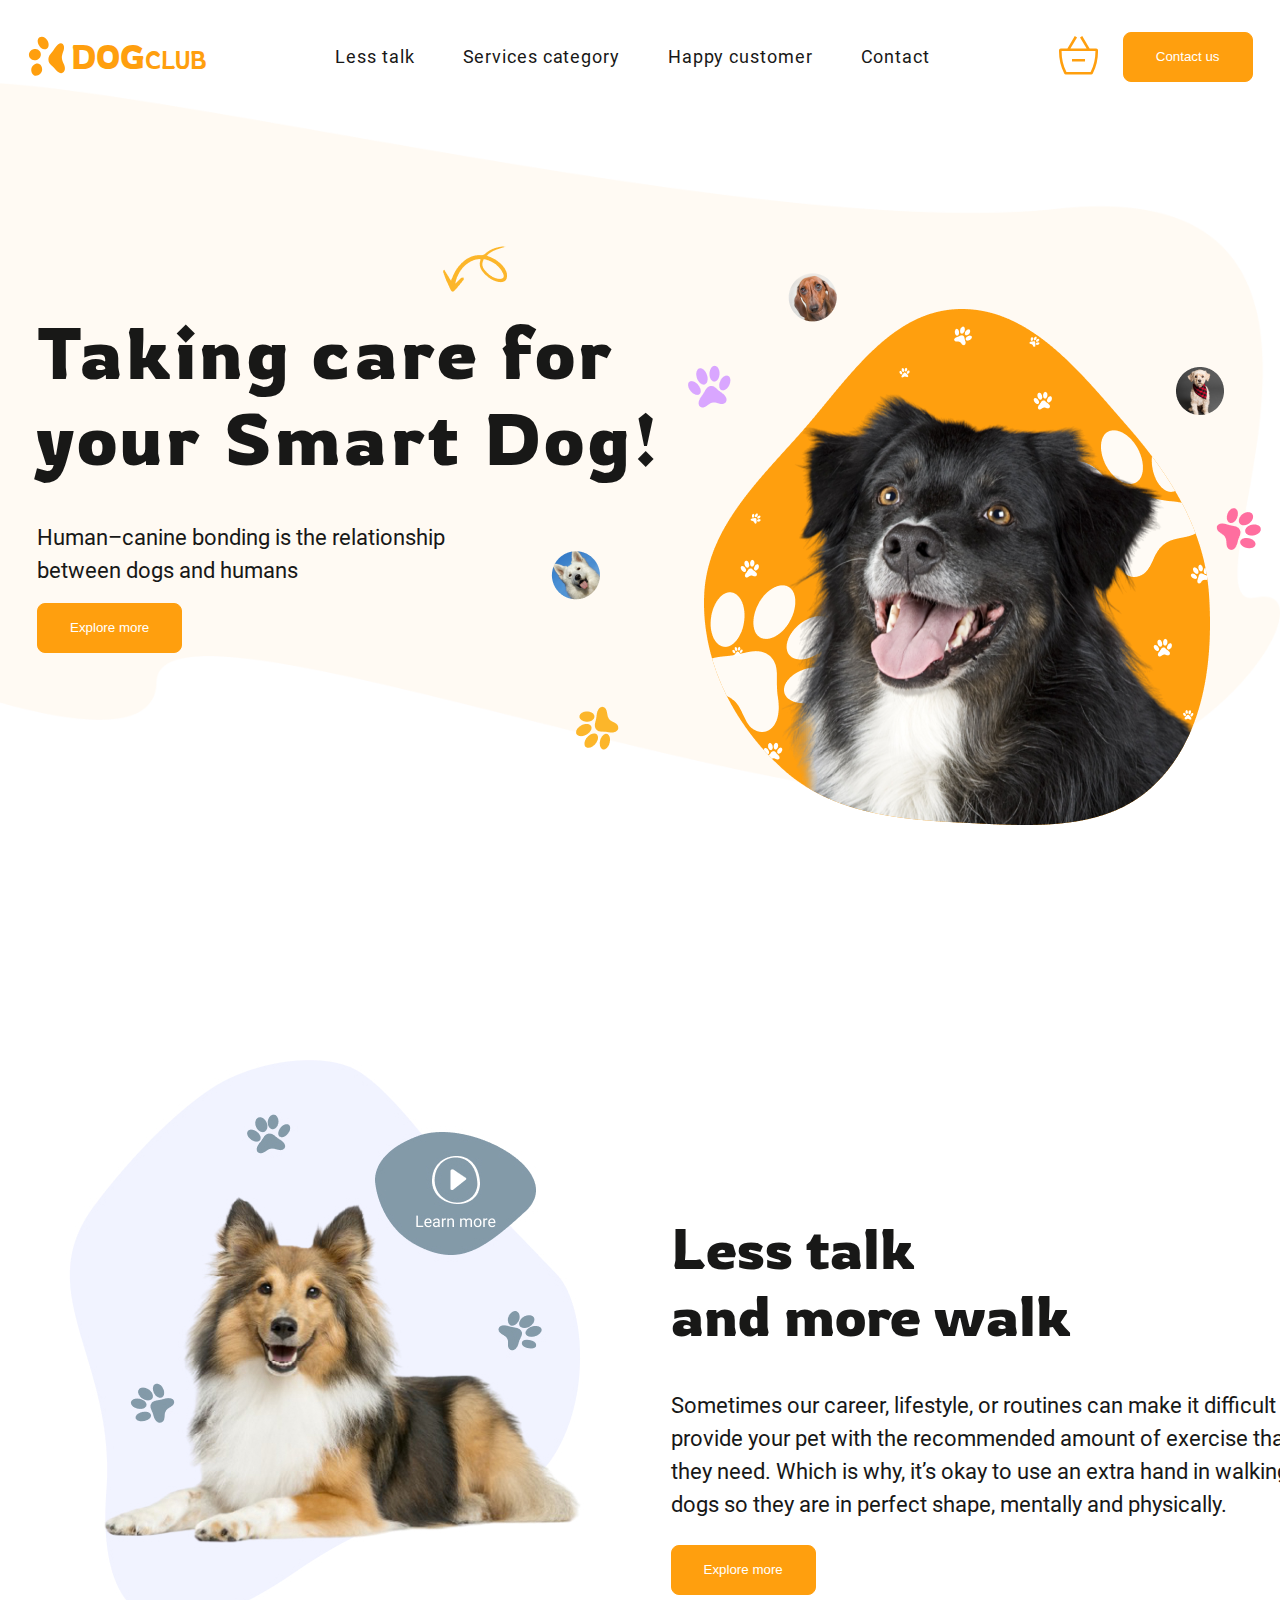
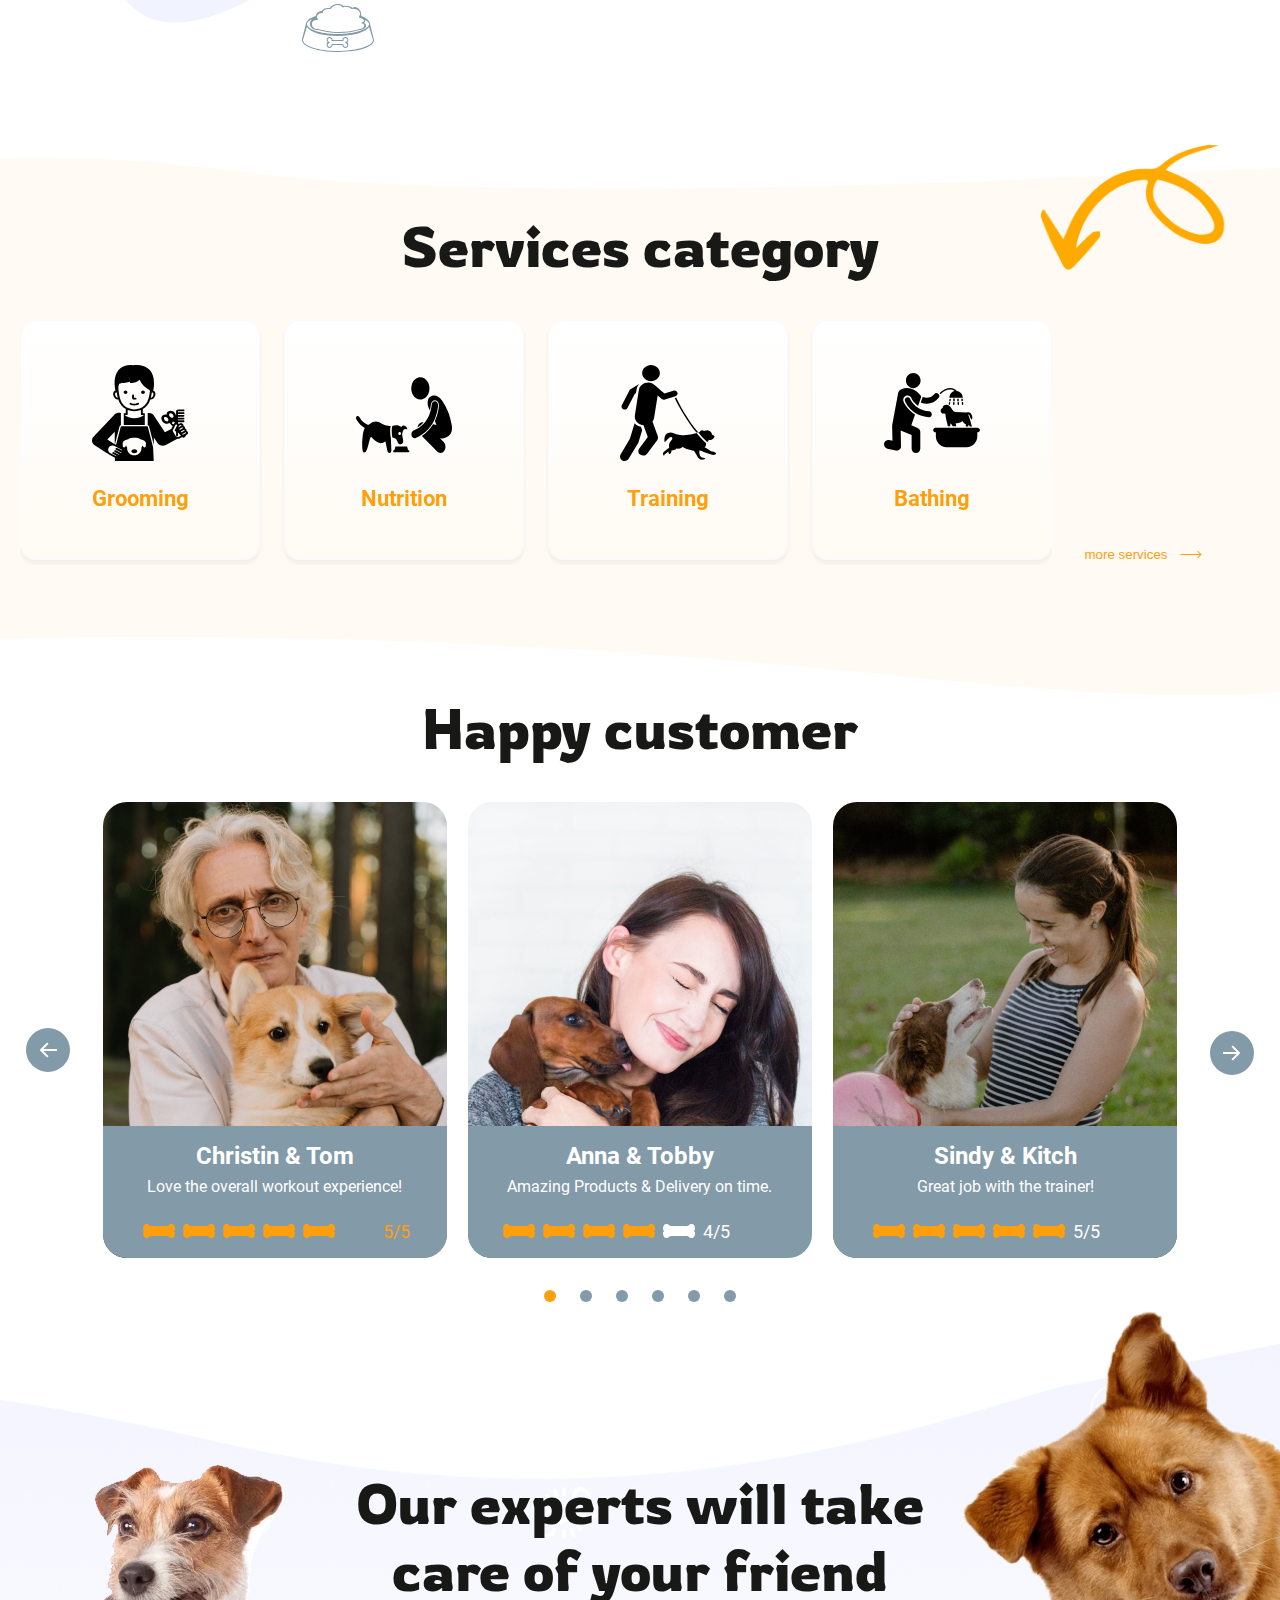
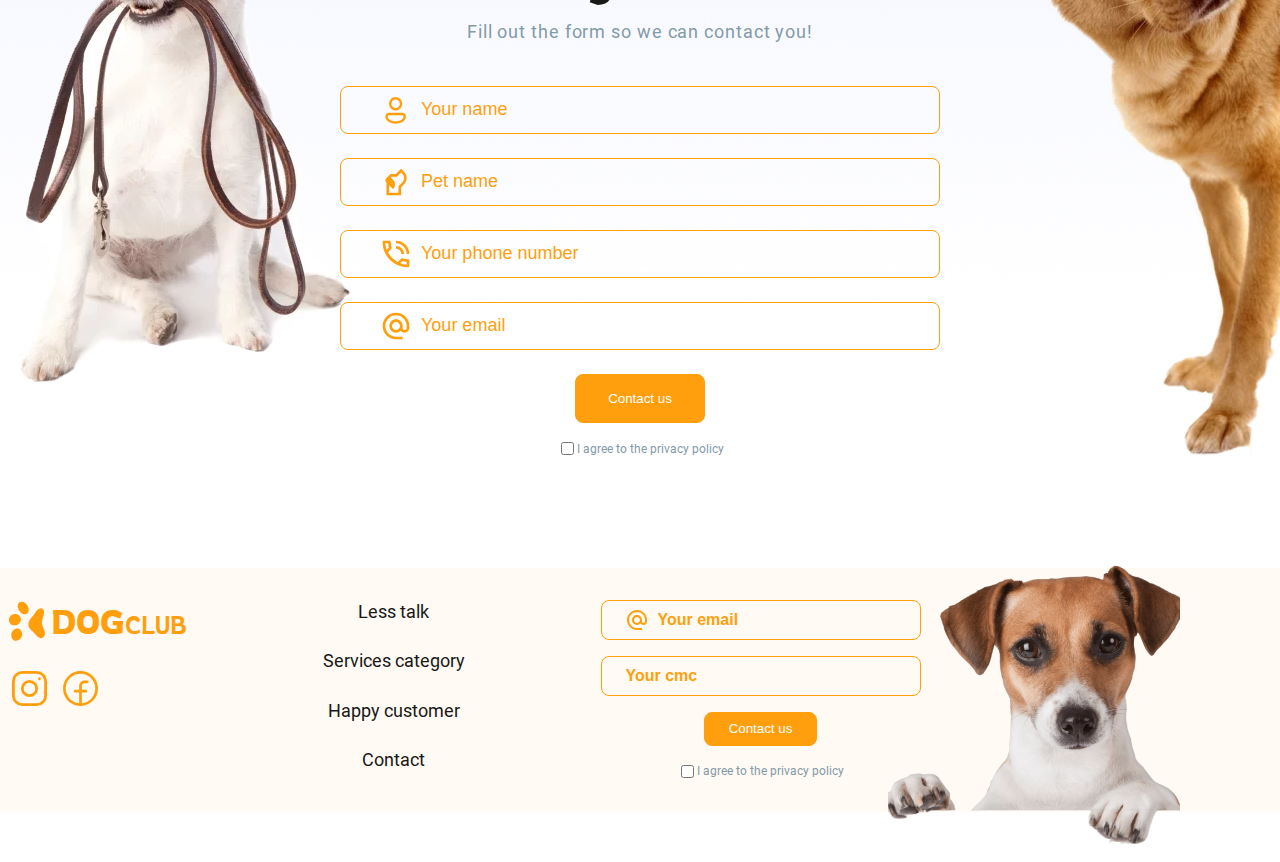
<file: index.html>
<!DOCTYPE html>
<html lang="en">
  <head>
    <meta charset="UTF-8" />
    <meta name="viewport" content="width=device-width, initial-scale=1.0" />
    <link rel="stylesheet" href="./css/main.css" />
    <link
      rel="stylesheet"
      href="https://cdn.jsdelivr.net/npm/swiper@10/swiper-bundle.min.css"
    />
    <title>DOGclub</title>
  </head>
  <body>
    <header class="header">
      <div class="container">
        <div class="header__container">
          <nav class="header__nav">
            <div class="header__logo-icon">
              <svg class="icon" width="43" height="43">
                <use href="./img/symbol-defs.svg#icon-icon"></use>
              </svg>
              <a class="link color-brand logo" href="./index.html">
                <span class="weigth-span">DOG</span>club
              </a>
            </div>

            <ul class="header__menu">
              <li class="header__menu-item">
                <a class="link header__link-item" href="#less-talk"
                  >Less talk</a
                >
              </li>
              <li class="header__menu-item">
                <a class="link header__link-item" href="#services"
                  >Services category</a
                >
              </li>
              <li class="header__menu-item">
                <a class="link header__link-item" href="#customer"
                  >Happy customer</a
                >
              </li>
              <li class="header__menu-item">
                <a class="link header__link-item" href="#contacts">Contact</a>
              </li>
            </ul>
            <div class="header__basket-container">
              <a>
                <svg class="header__icon-basket" width="40" height="40">
                  <use href="./img/symbol-defs.svg#icon-backet"></use>
                </svg>
              </a>
              <button
                class="header__button button modal-btn-open"
                type="button"
              >
                Contact us
              </button>
              <button class="header__burger menu-btn-open" type="button">
                <svg width="24" height="24">
                  <use href="./img/symbol-defs.svg#icon-burder-menu"></use>
                </svg>
              </button>
            </div>
          </nav>
          <div class="mobile-menu">
            <button class="mobile-menu__btn-close menu-btn-close" type="button">
              <svg width="24" height="24">
                <use href="./img/symbol-defs.svg#icon-menu-cross"></use>
              </svg>
            </button>

            <div class="header__logo-icon mobile-menu__mobile-logo">
              <svg class="icon" width="43" height="43">
                <use href="./img/symbol-defs.svg#icon-icon"></use>
              </svg>
              <a class="link color-brand logo" href="./index.html">
                <span class="weigth-span">DOG</span>club
              </a>
            </div>
            <ul class="mobile-menu__menu">
              <li class="header__menu-item">
                <a class="link header__link-item" href="#less-talk"
                  >Less talk</a
                >
              </li>
              <li class="header__menu-item">
                <a class="link header__link-item" href="#services"
                  >Services category</a
                >
              </li>
              <li class="header__menu-item">
                <a class="link header__link-item" href="#customer"
                  >Happy customer</a
                >
              </li>
              <li class="header__menu-item">
                <a class="link header__link-item" href="#contacts">Contact</a>
              </li>
            </ul>
            <div class="footer__social-icons mobile-menu__socials">
              <svg class="footer__icon-footer" width="43" height="43">
                <use href="./img/symbol-defs.svg#icon-instagram"></use>
              </svg>
              <svg
                xmlns="http://www.w3.org/2000/svg"
                width="43"
                height="43"
                viewBox="0 0 40 40"
                fill="none"
              >
                <path
                  d="M36.25 20C36.25 16.7861 35.297 13.6443 33.5114 10.972C31.7258 8.29969 29.1879 6.21689 26.2186 4.98696C23.2493 3.75704 19.982 3.43524 16.8298 4.06225C13.6776 4.68926 10.7821 6.23692 8.50952 8.50952C6.23692 10.7821 4.68926 13.6776 4.06225 16.8298C3.43524 19.982 3.75704 23.2493 4.98696 26.2186C6.21689 29.1879 8.29969 31.7258 10.972 33.5114C13.6443 35.297 16.7861 36.25 20 36.25C24.3085 36.2459 28.4394 34.5325 31.4859 31.4859C34.5325 28.4394 36.2459 24.3085 36.25 20ZM21.25 33.6875V23.75H25C25.3315 23.75 25.6495 23.6183 25.8839 23.3839C26.1183 23.1495 26.25 22.8315 26.25 22.5C26.25 22.1685 26.1183 21.8505 25.8839 21.6161C25.6495 21.3817 25.3315 21.25 25 21.25H21.25V17.5C21.25 16.837 21.5134 16.2011 21.9822 15.7322C22.4511 15.2634 23.087 15 23.75 15H26.25C26.5815 15 26.8995 14.8683 27.1339 14.6339C27.3683 14.3995 27.5 14.0815 27.5 13.75C27.5 13.4185 27.3683 13.1005 27.1339 12.8661C26.8995 12.6317 26.5815 12.5 26.25 12.5H23.75C22.4252 12.5041 21.1558 13.0322 20.219 13.969C19.2822 14.9058 18.7541 16.1752 18.75 17.5V21.25H15C14.6685 21.25 14.3505 21.3817 14.1161 21.6161C13.8817 21.8505 13.75 22.1685 13.75 22.5C13.75 22.8315 13.8817 23.1495 14.1161 23.3839C14.3505 23.6183 14.6685 23.75 15 23.75H18.75V33.6875C15.2262 33.3658 11.9621 31.6981 9.63663 29.0312C7.31112 26.3643 6.10325 22.9035 6.26425 19.3688C6.42525 15.834 7.94274 12.4974 10.5011 10.053C13.0594 7.60854 16.4616 6.24444 20 6.24444C23.5384 6.24444 26.9406 7.60854 29.499 10.053C32.0573 12.4974 33.5748 15.834 33.7358 19.3688C33.8968 22.9035 32.6889 26.3643 30.3634 29.0312C28.0379 31.6981 24.7738 33.3658 21.25 33.6875Z"
                  fill="#FF9F0E"
                />
              </svg>
            </div>
          </div>
        </div>
      </div>
    </header>
    <main>
      <section class="hero-section">
        <div class="container">
          <div class="hero-section__container">
            <div class="hero-section__content">
              <h1 class="hero-section__title">
                Taking care for<br />
                your Smart Dog!
              </h1>
              <p class="hero-section__text">
                Human–canine bonding is the relationship<br />
                between dogs and humans
              </p>
              <button class="button hero-section__button" type="button">
                Explore more
              </button>
            </div>

            <div class="hero-section__dogs">
              <img
                class="hero-section__img"
                srcset="./img/hero-dog.png 1x, ./img/hero-dog@2x.png 2x"
                src="./img/hero-dog.png"
                alt="dog"
              />
              <img
                class="hero-section__vector"
                src="./img/Vector-hero.png"
                alt=""
              />
            </div>
          </div>
        </div>
      </section>
      <section class="talkwalk-section" id="less-talk">
        <div class="container">
          <div class="talkwalk-section__container">
            <div class="talkwalk-section__content">
              <svg
                class="talkwalk-section__arrow-mobile"
                width="48"
                height="40"
              >
                <use href="./img/symbol-defs.svg#icon-arrow"></use>
              </svg>
              <h2 class="talkwalk-section__title">
                Less talk<br />
                and more walk
              </h2>
              <p class="talkwalk-section__text">
                Sometimes our career, lifestyle, or routines can make it
                difficult to<br />
                provide your pet with the recommended amount of exercise that
                <br />they need. Which is why, it’s okay to use an extra hand in
                walking<br />
                dogs so they are in perfect shape, mentally and physically.
              </p>
              <button class="button talkwalk-section__button" type="button">
                Explore more
              </button>
              <svg class="talkwalk-section__play-mobile" width="73" height="72">
                <use href="./img/symbol-defs.svg#icon-video"></use>
              </svg>
            </div>
            <div class="talkwalk-section__img">
              <img
                class="talkwalk-section__dog"
                srcset="
                  ./img/talk&walk-dog.jpg    1x,
                  ./img/talk&walk-dog@2x.jpg 2x
                "
                src="./img/talk&walk-dog.jpg"
                alt="dog"
              />
              <svg class="icon-food" width="72" height="48">
                <use href="./img/symbol-defs.svg#icon-food"></use>
              </svg>
            </div>
          </div>
        </div>
      </section>
      <section class="services-section" id="services">
        <img
          class="services-section__img"
          src="./img/services-arrow.png"
          alt="arrow"
        />
        <div class="container">
          <h2 class="services-section__title">Services category</h2>
          <div class="services-section__slider">
            <div
              class="services-section__content swiper-container"
              id="swiper-container-1"
            >
              <ul class="category-cards swiper-wrapper">
                <li class="swiper-slide">
                  <article class="category-cards__item">
                    <svg width="96" height="96">
                      <use href="./img/symbol-defs.svg#icon-grooming"></use>
                    </svg>
                    <a class="link category-cards__link" href="#">Grooming </a>
                  </article>
                </li>
                <li class="swiper-slide">
                  <article class="category-cards__item">
                    <svg width="96" height="96">
                      <use href="./img/symbol-defs.svg#icon-nutrition"></use>
                    </svg>
                    <a class="link category-cards__link" href="./index2.html"
                      >Nutrition
                    </a>
                  </article>
                </li>
                <li class="swiper-slide">
                  <article class="category-cards__item">
                    <svg width="96" height="96">
                      <use href="./img/symbol-defs.svg#icon-training"></use>
                    </svg>
                    <a class="link category-cards__link" href="#">Training </a>
                  </article>
                </li>
                <li class="swiper-slide">
                  <article class="category-cards__item">
                    <svg width="96" height="96">
                      <use href="./img/symbol-defs.svg#icon-bathing"></use>
                    </svg>
                    <a class="link category-cards__link" href="#">Bathing </a>
                  </article>
                </li>
                <li class="swiper-slide">
                  <article class="category-cards__item">
                    <svg width="96" height="96">
                      <use href="./img/symbol-defs.svg#icon-grooming"></use>
                    </svg>
                    <a class="link category-cards__link" href="#">Grooming </a>
                  </article>
                </li>
                <li class="swiper-slide">
                  <article class="category-cards__item">
                    <svg width="96" height="96">
                      <use href="./img/symbol-defs.svg#icon-nutrition"></use>
                    </svg>
                    <a class="link category-cards__link" href="./index2.html"
                      >Nutrition
                    </a>
                  </article>
                </li>
                <li class="swiper-slide">
                  <article class="category-cards__item">
                    <svg width="96" height="96">
                      <use href="./img/symbol-defs.svg#icon-training"></use>
                    </svg>
                    <a class="link category-cards__link" href="#">Training </a>
                  </article>
                </li>
                <li class="swiper-slide">
                  <article class="category-cards__item">
                    <svg width="96" height="96">
                      <use href="./img/symbol-defs.svg#icon-bathing"></use>
                    </svg>
                    <a class="link category-cards__link" href="#">Bathing </a>
                  </article>
                </li>
              </ul>
            </div>
            <div class="services-section__more-services">
              <button
                class="services-section__more-service slider-button"
                type="button"
              >
                more services
              </button>
              <svg class="services-arrow-icon" width="30" height="21">
                <use href="./img/symbol-defs.svg#icon-Arrow"></use>
              </svg>
            </div>
          </div>
        </div>
      </section>
      <section class="customer-section" id="customer">
        <div class="container">
          <h2 class="customer-section__title">Happy customer</h2>
          <div class="customer-section__container slider">
            <button class="carousel-button swiper-button prev" type="button">
              <svg
                class="arrow-icon"
                xmlns="http://www.w3.org/2000/svg"
                width="44"
                height="44"
                viewBox="0 0 44 44"
                fill="none"
              >
                <g filter="url(#filter0_b_129_438)">
                  <circle
                    cx="22"
                    cy="22"
                    r="22"
                    transform="matrix(-1 0 0 1 44 0)"
                  />
                </g>
                <path
                  d="M14.293 22.7071C13.9024 22.3166 13.9024 21.6834 14.293 21.2929L20.6569 14.9289C21.0474 14.5384 21.6806 14.5384 22.0711 14.9289C22.4617 15.3195 22.4617 15.9526 22.0711 16.3431L16.4143 22L22.0711 27.6569C22.4617 28.0474 22.4617 28.6805 22.0711 29.0711C21.6806 29.4616 21.0474 29.4616 20.6569 29.0711L14.293 22.7071ZM31.0001 23L15.0001 23L15.0001 21L31.0001 21L31.0001 23Z"
                  fill="white"
                />
                <defs>
                  <filter
                    id="filter0_b_129_438"
                    x="-15.3645"
                    y="-15.3645"
                    width="74.7291"
                    height="74.7291"
                    filterUnits="userSpaceOnUse"
                    color-interpolation-filters="sRGB"
                  >
                    <feFlood flood-opacity="0" result="BackgroundImageFix" />
                    <feGaussianBlur
                      in="BackgroundImageFix"
                      stdDeviation="7.68227"
                    />
                    <feComposite
                      in2="SourceAlpha"
                      operator="in"
                      result="effect1_backgroundBlur_129_438"
                    />
                    <feBlend
                      mode="normal"
                      in="SourceGraphic"
                      in2="effect1_backgroundBlur_129_438"
                      result="shape"
                    />
                  </filter>
                </defs>
              </svg>
            </button>
            <div
              class="customer-section__content swiper-container"
              id="swiper-container-2"
            >
              <ul class="customers-cards swiper-wrapper">
                <li class="customers-cards__customer-card swiper-slide">
                  <article class="customer-1 customers-cards__customers">
                    <div class="customer-foto">
                      <img
                        class="customers-cards__customer"
                        srcset="
                          ./img/customer1.jpg    1x,
                          ./img/customer1@2x.jpg 2x
                        "
                        src="./img/customer1.jpg"
                        alt="men"
                      />
                    </div>
                    <div class="customers-cards__customer-card-content">
                      <p class="customers-cards__name-customer">
                        Christin & Tom
                      </p>
                      <p class="customers-cards__info-customer">
                        Love the overall workout experience!
                      </p>
                      <ul class="bones-list">
                        <li class="bones-item">
                          <svg width="32" height="14">
                            <use href="./img/symbol-defs.svg#icon-bones"></use>
                          </svg>
                        </li>
                        <li class="bones-item">
                          <svg width="32" height="14">
                            <use href="./img/symbol-defs.svg#icon-bones"></use>
                          </svg>
                        </li>
                        <li class="bones-item">
                          <svg width="32" height="14">
                            <use href="./img/symbol-defs.svg#icon-bones"></use>
                          </svg>
                        </li>
                        <li class="bones-item">
                          <svg width="32" height="14">
                            <use href="./img/symbol-defs.svg#icon-bones"></use>
                          </svg>
                        </li>
                        <li class="bones-item">
                          <svg width="32" height="14">
                            <use href="./img/symbol-defs.svg#icon-bones"></use>
                          </svg>
                        </li>
                        <li class="bones-list__marks">5/5</li>
                      </ul>
                    </div>
                  </article>
                </li>
                <li class="customers-cards__customer-card swiper-slide">
                  <article class="customer-2 customers-cards__customers">
                    <div class="customer-foto">
                      <img
                        class="customers-cards__customer"
                        srcset="./img/custom2.jpg 1x, ./img/custom2@2x.jpg 2x"
                        src="./img/custom2.jpg"
                        alt="women"
                      />
                    </div>
                    <div
                      class="customers-cards__customer-card-content customers-cards__customer-card-content-2"
                    >
                      <p class="customers-cards__name-customer">Anna & Tobby</p>
                      <p class="customers-cards__info-customer">
                        Amazing Products & Delivery on time.
                      </p>
                      <ul class="bones-list">
                        <li class="bones-item">
                          <svg width="32" height="14">
                            <use href="./img/symbol-defs.svg#icon-bones"></use>
                          </svg>
                        </li>
                        <li class="bones-item">
                          <svg width="32" height="14">
                            <use href="./img/symbol-defs.svg#icon-bones"></use>
                          </svg>
                        </li>
                        <li class="bones-item">
                          <svg width="32" height="14">
                            <use href="./img/symbol-defs.svg#icon-bones"></use>
                          </svg>
                        </li>
                        <li class="bones-item">
                          <svg width="32" height="14">
                            <use href="./img/symbol-defs.svg#icon-bones"></use>
                          </svg>
                        </li>
                        <li class="bones-item customers-cards__item-custom-2">
                          <svg width="32" height="14">
                            <use href="./img/symbol-defs.svg#icon-bones"></use>
                          </svg>
                        </li>
                        <li class="marks">4/5</li>
                      </ul>
                    </div>
                  </article>
                </li>
                <li class="customers-cards__customer-card swiper-slide">
                  <article class="customer-3 customers-cards__customers">
                    <div class="customer-foto">
                      <img
                        class="customers-cards__customer"
                        srcset="./img/custom3.jpg 1x, ./img/custom3@2x.jpg 2x"
                        src="./img/custom3.jpg"
                        alt="women"
                      />
                    </div>
                    <div class="customers-cards__customer-card-content">
                      <p class="customers-cards__name-customer">
                        Sindy & Kitch
                      </p>
                      <p class="customers-cards__info-customer">
                        Great job with the trainer!
                      </p>
                      <ul class="bones-list">
                        <li class="bones-item">
                          <svg width="32" height="14">
                            <use href="./img/symbol-defs.svg#icon-bones"></use>
                          </svg>
                        </li>
                        <li class="bones-item">
                          <svg width="32" height="14">
                            <use href="./img/symbol-defs.svg#icon-bones"></use>
                          </svg>
                        </li>
                        <li class="bones-item">
                          <svg width="32" height="14">
                            <use href="./img/symbol-defs.svg#icon-bones"></use>
                          </svg>
                        </li>
                        <li class="bones-item">
                          <svg width="32" height="14">
                            <use href="./img/symbol-defs.svg#icon-bones"></use>
                          </svg>
                        </li>
                        <li class="bones-item">
                          <svg width="32" height="14">
                            <use href="./img/symbol-defs.svg#icon-bones"></use>
                          </svg>
                        </li>
                        <li class="marks">5/5</li>
                      </ul>
                    </div>
                  </article>
                </li>
                <li class="customers-cards__customer-card swiper-slide">
                  <article class="customer-1 customers-cards__customers">
                    <div class="customer-foto">
                      <img
                        class="customers-cards__customer"
                        srcset="
                          ./img/customer1.jpg    1x,
                          ./img/customer1@2x.jpg 2x
                        "
                        src="./img/customer1.jpg"
                        alt="men"
                      />
                    </div>
                    <div class="customers-cards__customer-card-content">
                      <p class="customers-cards__name-customer">
                        Christin & Tom
                      </p>
                      <p class="customers-cards__info-customer">
                        Love the overall workout experience!
                      </p>
                      <ul class="bones-list">
                        <li class="bones-item">
                          <svg width="32" height="14">
                            <use href="./img/symbol-defs.svg#icon-bones"></use>
                          </svg>
                        </li>
                        <li class="bones-item">
                          <svg width="32" height="14">
                            <use href="./img/symbol-defs.svg#icon-bones"></use>
                          </svg>
                        </li>
                        <li class="bones-item">
                          <svg width="32" height="14">
                            <use href="./img/symbol-defs.svg#icon-bones"></use>
                          </svg>
                        </li>
                        <li class="bones-item">
                          <svg width="32" height="14">
                            <use href="./img/symbol-defs.svg#icon-bones"></use>
                          </svg>
                        </li>
                        <li class="bones-item">
                          <svg width="32" height="14">
                            <use href="./img/symbol-defs.svg#icon-bones"></use>
                          </svg>
                        </li>
                        <li class="bones-list__marks">5/5</li>
                      </ul>
                    </div>
                  </article>
                </li>
                <li class="customers-cards__customer-card swiper-slide">
                  <article class="customer-2 customers-cards__customers">
                    <div class="customer-foto">
                      <img
                        class="customers-cards__customer"
                        srcset="./img/custom2.jpg 1x, ./img/custom2@2x.jpg 2x"
                        src="./img/custom2.jpg"
                        alt="women"
                      />
                    </div>
                    <div
                      class="customers-cards__customer-card-content customers-cards__customer-card-content-2"
                    >
                      <p class="customers-cards__name-customer">Anna & Tobby</p>
                      <p class="customers-cards__info-customer">
                        Amazing Products & Delivery on time.
                      </p>
                      <ul class="bones-list">
                        <li class="bones-item">
                          <svg width="32" height="14">
                            <use href="./img/symbol-defs.svg#icon-bones"></use>
                          </svg>
                        </li>
                        <li class="bones-item">
                          <svg width="32" height="14">
                            <use href="./img/symbol-defs.svg#icon-bones"></use>
                          </svg>
                        </li>
                        <li class="bones-item">
                          <svg width="32" height="14">
                            <use href="./img/symbol-defs.svg#icon-bones"></use>
                          </svg>
                        </li>
                        <li class="bones-item">
                          <svg width="32" height="14">
                            <use href="./img/symbol-defs.svg#icon-bones"></use>
                          </svg>
                        </li>
                        <li class="bones-item customers-cards__item-custom-2">
                          <svg width="32" height="14">
                            <use href="./img/symbol-defs.svg#icon-bones"></use>
                          </svg>
                        </li>
                        <li class="marks">4/5</li>
                      </ul>
                    </div>
                  </article>
                </li>
                <li class="customers-cards__customer-card swiper-slide">
                  <article class="customer-3 customers-cards__customers">
                    <div class="customer-foto">
                      <img
                        class="customers-cards__customer"
                        srcset="./img/custom3.jpg 1x, ./img/custom3@2x.jpg 2x"
                        src="./img/custom3.jpg"
                        alt="women"
                      />
                    </div>
                    <div class="customers-cards__customer-card-content">
                      <p class="customers-cards__name-customer">
                        Sindy & Kitch
                      </p>
                      <p class="customers-cards__info-customer">
                        Great job with the trainer!
                      </p>
                      <ul class="bones-list">
                        <li class="bones-item">
                          <svg width="32" height="14">
                            <use href="./img/symbol-defs.svg#icon-bones"></use>
                          </svg>
                        </li>
                        <li class="bones-item">
                          <svg width="32" height="14">
                            <use href="./img/symbol-defs.svg#icon-bones"></use>
                          </svg>
                        </li>
                        <li class="bones-item">
                          <svg width="32" height="14">
                            <use href="./img/symbol-defs.svg#icon-bones"></use>
                          </svg>
                        </li>
                        <li class="bones-item">
                          <svg width="32" height="14">
                            <use href="./img/symbol-defs.svg#icon-bones"></use>
                          </svg>
                        </li>
                        <li class="bones-item">
                          <svg width="32" height="14">
                            <use href="./img/symbol-defs.svg#icon-bones"></use>
                          </svg>
                        </li>
                        <li class="marks">5/5</li>
                      </ul>
                    </div>
                  </article>
                </li>
              </ul>
              <div class="pagination">
                <span class="pagination__button"></span>
                <span class="pagination__button"></span>
                <span class="pagination__button"></span>
              </div>
            </div>
            <button class="carousel-button swiper-button next" type="button">
              <svg
                class="arrow-icon"
                xmlns="http://www.w3.org/2000/svg"
                width="44"
                height="44"
                viewBox="0 0 44 44"
                fill="none"
              >
                <g filter="url(#filter1)">
                  <!-- 0_b_129_438 -->
                  <circle
                    cx="22"
                    cy="22"
                    r="22"
                    transform="matrix(-1 0 0 1 44 0)"
                  />
                </g>
                <path
                  d="M14.293 22.7071C13.9024 22.3166 13.9024 21.6834 14.293 21.2929L20.6569 14.9289C21.0474 14.5384 21.6806 14.5384 22.0711 14.9289C22.4617 15.3195 22.4617 15.9526 22.0711 16.3431L16.4143 22L22.0711 27.6569C22.4617 28.0474 22.4617 28.6805 22.0711 29.0711C21.6806 29.4616 21.0474 29.4616 20.6569 29.0711L14.293 22.7071ZM31.0001 23L15.0001 23L15.0001 21L31.0001 21L31.0001 23Z"
                  fill="white"
                />
                <defs>
                  <filter
                    id="filter1"
                    x="-15.3645"
                    y="-15.3645"
                    width="74.7291"
                    height="74.7291"
                    filterUnits="userSpaceOnUse"
                    color-interpolation-filters="sRGB"
                  >
                    <feFlood flood-opacity="0" result="BackgroundImageFix" />
                    <feGaussianBlur
                      in="BackgroundImageFix"
                      stdDeviation="7.68227"
                    />
                    <feComposite
                      in2="SourceAlpha"
                      operator="in"
                      result="effect1_backgroundBlur_129_438"
                    />
                    <feBlend
                      mode="normal"
                      in="SourceGraphic"
                      in2="effect1_backgroundBlur_129_438"
                      result="shape"
                    />
                  </filter>
                </defs>
              </svg>
            </button>
          </div>
        </div>
      </section>

      <section class="form-section" id="contacts">
        <div class="container">
          <div class="form-section__container">
            <h2 class="form-section__title">
              Our experts will take care of your friend
            </h2>
            <p class="form-section__text">
              Fill out the form so we can contact you!
            </p>
            <img
              class="form-section__small-dog"
              srcset="
                ./img/small-dog-form.png    1x,
                ./img/small-dog-form@2x.png 2x
              "
              src="./img/small-dog-form.png"
              alt="small-dog"
            />
            <img
              class="form-section__big-dog"
              srcset="./img/big-dog-form.png 1x, ./img/big-dog-form@2x.png 2x"
              src="./img/big-dog-form.png"
              alt="big-dog"
            />
            <div class="form-content">
              <form class="form-local" autocomplete="on">
                <div class="form-local__field">
                  <label
                    class="form-local__label visually-hidden"
                    for="name-user"
                    >Your name</label
                  >
                  <svg class="icon svg-form-icon" width="32" height="32">
                    <use href="./img/symbol-defs.svg#icon-people"></use>
                  </svg>
                  <input
                    class="form-local__input"
                    type="text"
                    id="name-user"
                    name="name-user"
                    placeholder="Your name"
                    required
                  />
                </div>
                <div class="form-local__field">
                  <label
                    class="form-local__label visually-hidden"
                    for="name-pet"
                    >Pet name</label
                  >
                  <svg class="icon svg-form-icon" width="32" height="32">
                    <use href="./img/symbol-defs.svg#icon-pet"></use>
                  </svg>
                  <input
                    class="form-local__input"
                    type="text"
                    id="name-pet"
                    name="name-pet"
                    placeholder="Pet name"
                    required
                  />
                </div>
                <div class="form-local__field">
                  <label
                    class="form-local__label visually-hidden"
                    for="phone-number"
                    >Your phone</label
                  >
                  <svg class="icon svg-form-icon" width="32" height="32">
                    <use href="./img/symbol-defs.svg#icon-tel"></use>
                  </svg>
                  <input
                    class="form-local__input"
                    type="tel"
                    id="phone-number"
                    name="phone-number"
                    placeholder="Your phone number"
                    required
                    pattern="^\+380\d{9}$"
                    title="Введіть номер телефону у форматі +380"
                  />
                </div>
                <div class="form-local__field">
                  <label
                    class="form-local__label visually-hidden"
                    for="email-user"
                    >Your email</label
                  >
                  <svg class="icon svg-form-icon" width="32" height="32">
                    <use href="./img/symbol-defs.svg#icon-email"></use>
                  </svg>
                  <input
                    class="form-local__input"
                    type="email"
                    id="email-user"
                    name="email-user"
                    placeholder="Your email"
                    required
                  />
                </div>
                <button class="form-local__button button" type="submit">
                  Contact us
                </button>
              </form>
            </div>
            <div class="checkbox-form">
              <input class="input" type="checkbox" id="checkbox-form" />
              <label class="visually-hidden label" for="checkbox-form"
                >btn</label
              >
              <p class="checkbox-form__privacy">
                I agree to the privacy policy
              </p>
            </div>
          </div>
        </div>
      </section>
    </main>
    <footer class="footer">
      <div class="container">
        <div class="footer__container">
          <nav class="footer__nav">
            <div class="footer__icons">
              <div class="footer__logo-icon">
                <svg class="footer__icon" width="43" height="43">
                  <use href="./img/symbol-defs.svg#icon-icon"></use>
                </svg>
                <a class="link color-brand logo" href="./index.html">
                  <span class="weigth-span">DOG</span>club
                </a>
              </div>
              <div class="footer__social-icons">
                <svg class="footer__icon-footer" width="43" height="43">
                  <use href="./img/symbol-defs.svg#icon-instagram"></use>
                </svg>
                <svg
                  xmlns="http://www.w3.org/2000/svg"
                  width="43"
                  height="43"
                  viewBox="0 0 40 40"
                  fill="none"
                >
                  <path
                    d="M36.25 20C36.25 16.7861 35.297 13.6443 33.5114 10.972C31.7258 8.29969 29.1879 6.21689 26.2186 4.98696C23.2493 3.75704 19.982 3.43524 16.8298 4.06225C13.6776 4.68926 10.7821 6.23692 8.50952 8.50952C6.23692 10.7821 4.68926 13.6776 4.06225 16.8298C3.43524 19.982 3.75704 23.2493 4.98696 26.2186C6.21689 29.1879 8.29969 31.7258 10.972 33.5114C13.6443 35.297 16.7861 36.25 20 36.25C24.3085 36.2459 28.4394 34.5325 31.4859 31.4859C34.5325 28.4394 36.2459 24.3085 36.25 20ZM21.25 33.6875V23.75H25C25.3315 23.75 25.6495 23.6183 25.8839 23.3839C26.1183 23.1495 26.25 22.8315 26.25 22.5C26.25 22.1685 26.1183 21.8505 25.8839 21.6161C25.6495 21.3817 25.3315 21.25 25 21.25H21.25V17.5C21.25 16.837 21.5134 16.2011 21.9822 15.7322C22.4511 15.2634 23.087 15 23.75 15H26.25C26.5815 15 26.8995 14.8683 27.1339 14.6339C27.3683 14.3995 27.5 14.0815 27.5 13.75C27.5 13.4185 27.3683 13.1005 27.1339 12.8661C26.8995 12.6317 26.5815 12.5 26.25 12.5H23.75C22.4252 12.5041 21.1558 13.0322 20.219 13.969C19.2822 14.9058 18.7541 16.1752 18.75 17.5V21.25H15C14.6685 21.25 14.3505 21.3817 14.1161 21.6161C13.8817 21.8505 13.75 22.1685 13.75 22.5C13.75 22.8315 13.8817 23.1495 14.1161 23.3839C14.3505 23.6183 14.6685 23.75 15 23.75H18.75V33.6875C15.2262 33.3658 11.9621 31.6981 9.63663 29.0312C7.31112 26.3643 6.10325 22.9035 6.26425 19.3688C6.42525 15.834 7.94274 12.4974 10.5011 10.053C13.0594 7.60854 16.4616 6.24444 20 6.24444C23.5384 6.24444 26.9406 7.60854 29.499 10.053C32.0573 12.4974 33.5748 15.834 33.7358 19.3688C33.8968 22.9035 32.6889 26.3643 30.3634 29.0312C28.0379 31.6981 24.7738 33.3658 21.25 33.6875Z"
                    fill="#FF9F0E"
                  />
                </svg>
              </div>
            </div>
            <ul class="footer__menu">
              <li class="menu-item">
                <a class="link footer__link" href="#">Less talk</a>
              </li>
              <li class="menu-item">
                <a class="link footer__link" href="#">Services category</a>
              </li>
              <li class="menu-item">
                <a class="link footer__link" href="#">Happy customer</a>
              </li>
              <li class="menu-item">
                <a class="link footer__link" href="#">Contact</a>
              </li>
            </ul>
            <div class="footer__mobile-social-icons">
              <svg class="footer__icon-footer" width="32" height="32">
                <use href="./img/symbol-defs.svg#icon-instagram"></use>
              </svg>
              <svg
                xmlns="http://www.w3.org/2000/svg"
                width="32"
                height="32"
                viewBox="0 0 40 40"
                fill="none"
              >
                <path
                  d="M36.25 20C36.25 16.7861 35.297 13.6443 33.5114 10.972C31.7258 8.29969 29.1879 6.21689 26.2186 4.98696C23.2493 3.75704 19.982 3.43524 16.8298 4.06225C13.6776 4.68926 10.7821 6.23692 8.50952 8.50952C6.23692 10.7821 4.68926 13.6776 4.06225 16.8298C3.43524 19.982 3.75704 23.2493 4.98696 26.2186C6.21689 29.1879 8.29969 31.7258 10.972 33.5114C13.6443 35.297 16.7861 36.25 20 36.25C24.3085 36.2459 28.4394 34.5325 31.4859 31.4859C34.5325 28.4394 36.2459 24.3085 36.25 20ZM21.25 33.6875V23.75H25C25.3315 23.75 25.6495 23.6183 25.8839 23.3839C26.1183 23.1495 26.25 22.8315 26.25 22.5C26.25 22.1685 26.1183 21.8505 25.8839 21.6161C25.6495 21.3817 25.3315 21.25 25 21.25H21.25V17.5C21.25 16.837 21.5134 16.2011 21.9822 15.7322C22.4511 15.2634 23.087 15 23.75 15H26.25C26.5815 15 26.8995 14.8683 27.1339 14.6339C27.3683 14.3995 27.5 14.0815 27.5 13.75C27.5 13.4185 27.3683 13.1005 27.1339 12.8661C26.8995 12.6317 26.5815 12.5 26.25 12.5H23.75C22.4252 12.5041 21.1558 13.0322 20.219 13.969C19.2822 14.9058 18.7541 16.1752 18.75 17.5V21.25H15C14.6685 21.25 14.3505 21.3817 14.1161 21.6161C13.8817 21.8505 13.75 22.1685 13.75 22.5C13.75 22.8315 13.8817 23.1495 14.1161 23.3839C14.3505 23.6183 14.6685 23.75 15 23.75H18.75V33.6875C15.2262 33.3658 11.9621 31.6981 9.63663 29.0312C7.31112 26.3643 6.10325 22.9035 6.26425 19.3688C6.42525 15.834 7.94274 12.4974 10.5011 10.053C13.0594 7.60854 16.4616 6.24444 20 6.24444C23.5384 6.24444 26.9406 7.60854 29.499 10.053C32.0573 12.4974 33.5748 15.834 33.7358 19.3688C33.8968 22.9035 32.6889 26.3643 30.3634 29.0312C28.0379 31.6981 24.7738 33.3658 21.25 33.6875Z"
                  fill="#FF9F0E"
                />
              </svg>
            </div>
          </nav>
          <div class="footer-form">
            <form class="form-footer" autocomplete="on">
              <div class="form-field">
                <label class="footer-label visually-hidden" for="user-email"
                  >Your email</label
                >
                <svg
                  class="form-footer__footer-icon icon"
                  width="24"
                  height="24"
                >
                  <use href="./img/symbol-defs.svg#icon-email"></use>
                </svg>
                <input
                  class="form-footer__input footer-email"
                  type="email"
                  id="user-email"
                  name="email-user"
                  placeholder="Your email"
                  required
                />
              </div>
              <div class="form-field">
                <label class="footer-label visually-hidden" for="sms-user"
                  >Your cmc</label
                >
                <input
                  class="form-footer__input form-footer__footer-cmc"
                  type="email"
                  id="sms-user"
                  name="sms-user"
                  placeholder="Your cmc"
                  required
                />
              </div>
              <button
                class="form-footer__form-button form-footer__footer-button button"
                type="submit"
              >
                Contact us
              </button>
              <div class="footer-checkbox checkbox-form">
                <input class="input" type="checkbox" id="checkbox-footer" />
                <label class="visually-hidden label" for="checkbox-footer"
                  >btn</label
                >
                <p class="footer-checkbox__privacy">
                  I agree to the privacy policy
                </p>
              </div>
            </form>
          </div>
          <img
            class="footer__footer-dog"
            srcset="./img/footer-dog.png 1x, ./img/footer-dog@2x.png 2x"
            src="./img/footer-dog.png"
            alt="dog"
          />
          <img
            class="footer__mobile-footer-dog"
            srcset="
              ./img/mobile-footer-dog.png    1x,
              ./img/mobile-footer-dog@2x.png 2x
            "
            src="./img/mobile-footer-dog.png"
            alt="dog"
          />
        </div>
      </div>
    </footer>

    <div class="backdrop is-hidden">
      <div class="backdrop__modal">
        <button class="backdrop__button modal-btn-close" type="button">
          <!-- <svg width="32" height="32">
            <use href="./img/symbol-defs.svg#icon-cross"></use>
          </svg> -->
          <svg
            xmlns="http://www.w3.org/2000/svg"
            width="32"
            height="32"
            viewBox="0 0 32 32"
            fill="none"
          >
            <path
              d="M8 8L16 16L24 8"
              stroke="#31261A"
              stroke-width="2"
              stroke-linecap="round"
            />
            <path
              d="M8 24L16 16L24 24"
              stroke="#31261A"
              stroke-width="2"
              stroke-linecap="round"
            />
          </svg>
        </button>
        <div class="backdrop-container">
          <div class="backdrop-content">
            <h2 class="backdrop__title">
              Our experts will take care of your friend
            </h2>
            <p class="backdrop__text">
              Fill out the form so we can contact you!
            </p>
            <div class="backdrop-form">
              <form class="backdrop__modal-form" autocomplete="on">
                <div class="form-field">
                  <label
                    class="form-label visually-hidden"
                    for="modal-name-user"
                    >Your name</label
                  >
                  <svg class="icon svg-form-icon" width="32" height="32">
                    <use href="./img/symbol-defs.svg#icon-people"></use>
                  </svg>
                  <input
                    class="backdrop__local-input"
                    type="text"
                    id="modal-name-user"
                    name="name-user"
                    placeholder="Your name"
                    pattern="^([А-Я-ІЇЄЩ][а-я-іїєщ]+)\s+([А-Я-ІЇЄЩ][а-я-іїєщ]+)$"
                    required
                  />
                </div>
                <div class="form-field">
                  <label class="form-label visually-hidden" for="modal-name-pet"
                    >Pet name</label
                  >
                  <svg class="icon svg-form-icon" width="32" height="32">
                    <use href="./img/symbol-defs.svg#icon-pet"></use>
                  </svg>
                  <input
                    class="backdrop__local-input"
                    type="text"
                    id="modal-name-pet"
                    name="name-pet"
                    placeholder="Pet name"
                    pattern="^([А-Я-ІЇЄЩ][а-я-іїєщ]+)\s+([А-Я-ІЇЄЩ][а-я-іїєщ]+)$"
                    required
                  />
                </div>
                <div class="form-field">
                  <label
                    class="form-label visually-hidden"
                    for="modal-phone-number"
                    >Your phone</label
                  >
                  <svg class="icon svg-form-icon" width="32" height="32">
                    <use href="./img/symbol-defs.svg#icon-tel"></use>
                  </svg>
                  <input
                    class="backdrop__local-input"
                    type="tel"
                    id="modal-phone-number"
                    name="phone-number"
                    placeholder="Your phone number"
                    required
                    pattern="^\+380\d{9}$"
                    title="Введіть номер телефону у форматі +380"
                  />
                </div>
                <div class="form-field">
                  <label
                    class="form-label visually-hidden"
                    for="modal-email-user"
                    >Your email</label
                  >
                  <svg class="icon svg-form-icon" width="32" height="32">
                    <use href="./img/symbol-defs.svg#icon-email"></use>
                  </svg>
                  <input
                    class="backdrop__local-input"
                    type="email"
                    id="modal-email-user"
                    name="email-user"
                    placeholder="Your email"
                    required
                  />
                </div>
                <button class="form-button button" type="submit">
                  Contact us
                </button>
              </form>
              <div class="checkbox-form">
                <input
                  class="input custom-checkbox"
                  type="checkbox"
                  id="modal-checkbox-form"
                />
                <label class="visually-hidden label" for="modal-checkbox-form"
                  >btn</label
                >
                <p class="backdrop__privacy">I agree to the privacy policy</p>
              </div>
            </div>
          </div>
        </div>
      </div>
    </div>

    <script src="https://cdn.jsdelivr.net/npm/swiper@10/swiper-bundle.min.js"></script>
    <script src="./js/services-slider.js"></script>
    <script src="./js/customer-slider.js"></script>
    <script src="./js/modal.js"></script>
    <script src="./js/checkbox.js"></script>
    <script src="./js/mobile-menu.js"></script>
  </body>
</html>
</file>
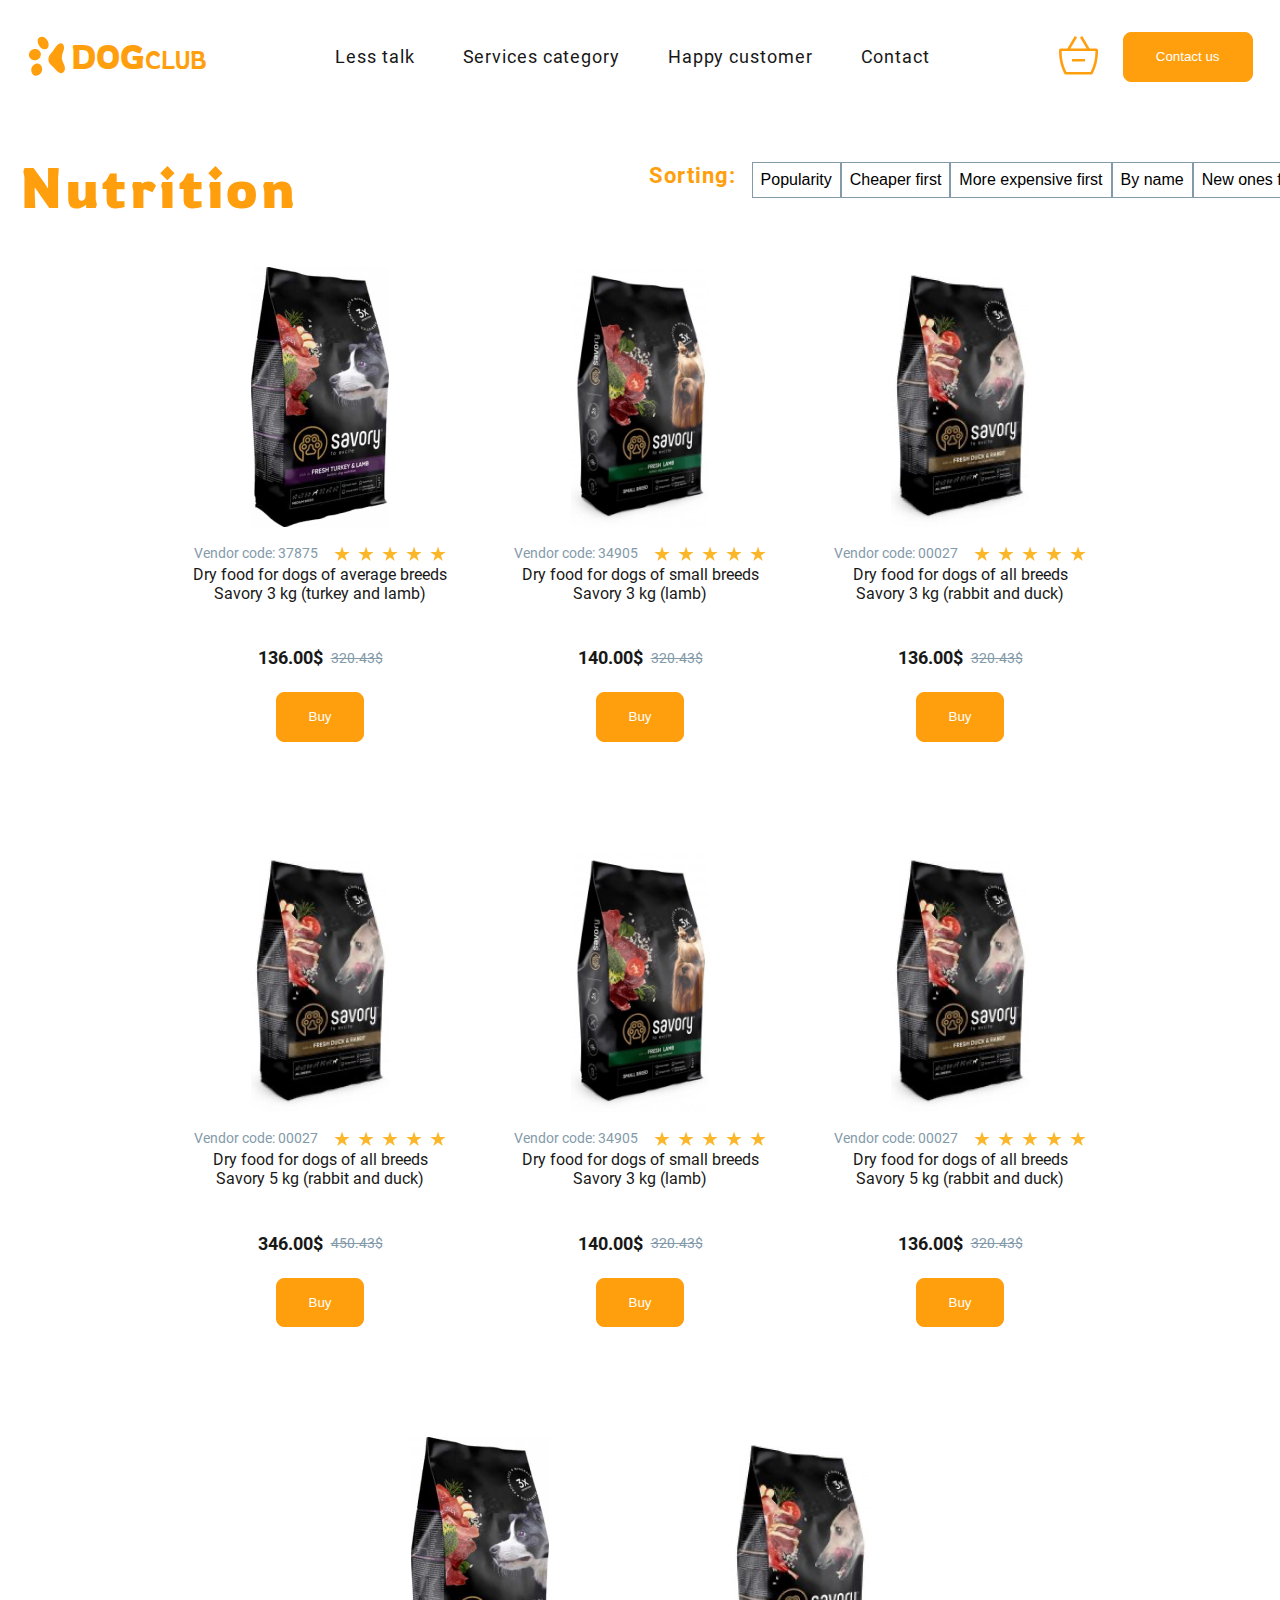
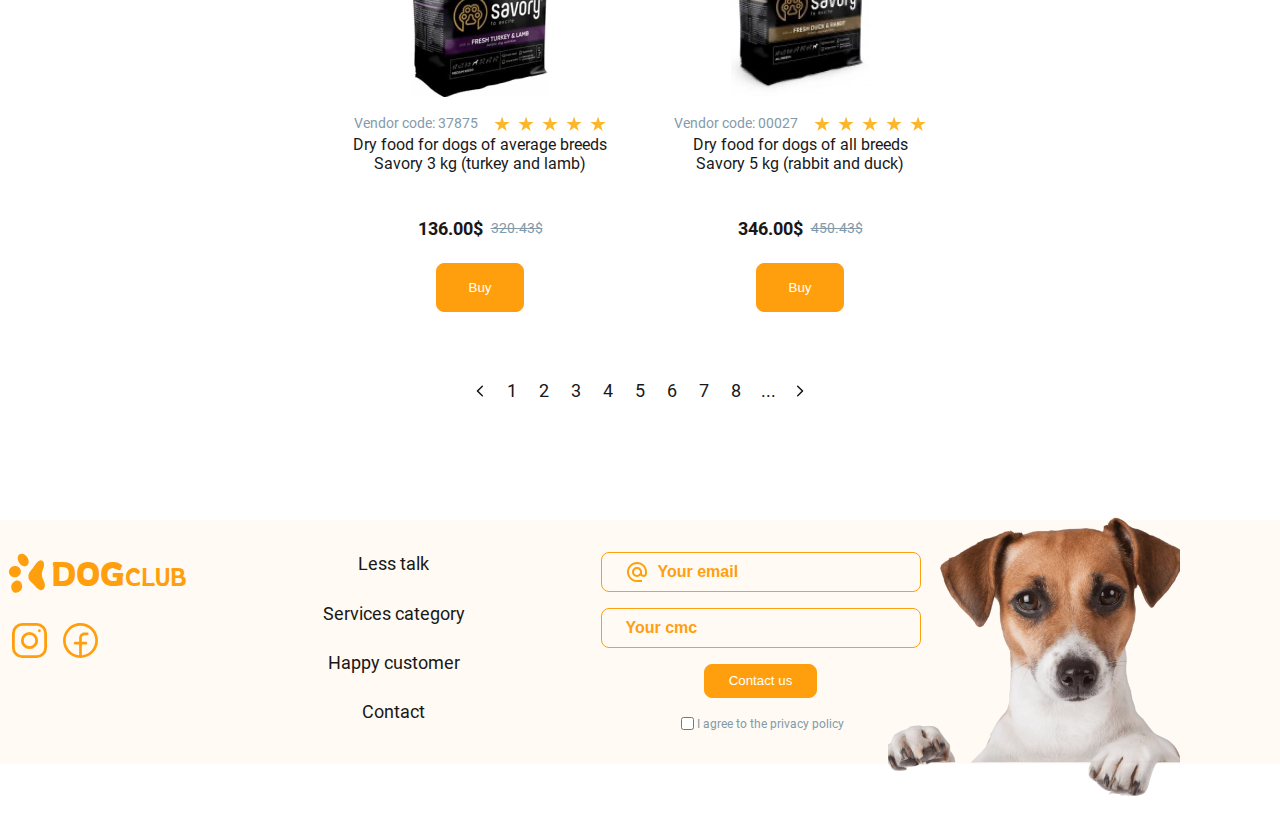
<file: index2.html>
<!DOCTYPE html>
<html lang="en">
  <head>
    <meta charset="UTF-8" />
    <meta name="viewport" content="width=device-width, initial-scale=1.0" />
    <link rel="stylesheet" href="./css/main.css" />
    <title>DOGclub</title>
  </head>
  <body>
    <header class="header">
      <div class="container">
        <div class="header__container">
          <nav class="header__nav">
            <div class="header__logo-icon">
              <svg class="header__icon" width="43" height="43">
                <use href="./img/symbol-defs.svg#icon-icon"></use>
              </svg>
              <a class="link color-brand logo" href="./index.html">
                <span class="weigth-span">DOG</span>club
              </a>
            </div>

            <ul class="header__menu">
              <li class="header__menu-item">
                <a class="link header__link-item" href="#less-talk"
                  >Less talk</a
                >
              </li>
              <li class="header__menu-item">
                <a class="link header__link-item" href="#services"
                  >Services category</a
                >
              </li>
              <li class="header__menu-item">
                <a class="link header__link-item" href="#customer"
                  >Happy customer</a
                >
              </li>
              <li class="header__menu-item">
                <a class="link header__link-item" href="#contacts">Contact</a>
              </li>
            </ul>
            <div class="header__basket-container">
              <a>
                <svg class="header__icon-basket" width="40" height="40">
                  <use href="./img/symbol-defs.svg#icon-backet"></use>
                </svg>
              </a>
              <button
                class="header__button button modal-btn-open"
                type="button"
              >
                Contact us
              </button>
              <button class="header__burger menu-btn-open" type="button">
                <svg width="24" height="24">
                  <use href="./img/symbol-defs.svg#icon-burder-menu"></use>
                </svg>
              </button>
            </div>
          </nav>
          <div class="mobile-menu">
            <button class="mobile-menu__btn-close menu-btn-close" type="button">
              <svg width="24" height="24">
                <use href="./img/symbol-defs.svg#icon-menu-cross"></use>
              </svg>
            </button>

            <div class="header__logo-icon mobile-menu__mobile-logo">
              <svg class="icon" width="43" height="43">
                <use href="./img/symbol-defs.svg#icon-icon"></use>
              </svg>
              <a class="link color-brand logo" href="./index.html">
                <span class="weigth-span">DOG</span>club
              </a>
            </div>
            <ul class="mobile-menu__menu">
              <li class="header__menu-item">
                <a class="link header__link-item" href="#less-talk"
                  >Less talk</a
                >
              </li>
              <li class="header__menu-item">
                <a class="link header__link-item" href="#services"
                  >Services category</a
                >
              </li>
              <li class="header__menu-item">
                <a class="link header__link-item" href="#customer"
                  >Happy customer</a
                >
              </li>
              <li class="header__menu-item">
                <a class="link header__link-item" href="#contacts">Contact</a>
              </li>
            </ul>
            <div class="footer__social-icons mobile-menu__socials">
              <svg class="footer__icon-footer" width="43" height="43">
                <use href="./img/symbol-defs.svg#icon-instagram"></use>
              </svg>
              <svg
                xmlns="http://www.w3.org/2000/svg"
                width="43"
                height="43"
                viewBox="0 0 40 40"
                fill="none"
              >
                <path
                  d="M36.25 20C36.25 16.7861 35.297 13.6443 33.5114 10.972C31.7258 8.29969 29.1879 6.21689 26.2186 4.98696C23.2493 3.75704 19.982 3.43524 16.8298 4.06225C13.6776 4.68926 10.7821 6.23692 8.50952 8.50952C6.23692 10.7821 4.68926 13.6776 4.06225 16.8298C3.43524 19.982 3.75704 23.2493 4.98696 26.2186C6.21689 29.1879 8.29969 31.7258 10.972 33.5114C13.6443 35.297 16.7861 36.25 20 36.25C24.3085 36.2459 28.4394 34.5325 31.4859 31.4859C34.5325 28.4394 36.2459 24.3085 36.25 20ZM21.25 33.6875V23.75H25C25.3315 23.75 25.6495 23.6183 25.8839 23.3839C26.1183 23.1495 26.25 22.8315 26.25 22.5C26.25 22.1685 26.1183 21.8505 25.8839 21.6161C25.6495 21.3817 25.3315 21.25 25 21.25H21.25V17.5C21.25 16.837 21.5134 16.2011 21.9822 15.7322C22.4511 15.2634 23.087 15 23.75 15H26.25C26.5815 15 26.8995 14.8683 27.1339 14.6339C27.3683 14.3995 27.5 14.0815 27.5 13.75C27.5 13.4185 27.3683 13.1005 27.1339 12.8661C26.8995 12.6317 26.5815 12.5 26.25 12.5H23.75C22.4252 12.5041 21.1558 13.0322 20.219 13.969C19.2822 14.9058 18.7541 16.1752 18.75 17.5V21.25H15C14.6685 21.25 14.3505 21.3817 14.1161 21.6161C13.8817 21.8505 13.75 22.1685 13.75 22.5C13.75 22.8315 13.8817 23.1495 14.1161 23.3839C14.3505 23.6183 14.6685 23.75 15 23.75H18.75V33.6875C15.2262 33.3658 11.9621 31.6981 9.63663 29.0312C7.31112 26.3643 6.10325 22.9035 6.26425 19.3688C6.42525 15.834 7.94274 12.4974 10.5011 10.053C13.0594 7.60854 16.4616 6.24444 20 6.24444C23.5384 6.24444 26.9406 7.60854 29.499 10.053C32.0573 12.4974 33.5748 15.834 33.7358 19.3688C33.8968 22.9035 32.6889 26.3643 30.3634 29.0312C28.0379 31.6981 24.7738 33.3658 21.25 33.6875Z"
                  fill="#FF9F0E"
                />
              </svg>
            </div>
          </div>
        </div>
      </div>
    </header>

    <main>
      <section class="nutrition-section">
        <div class="container">
          <div class="nutrition-section__container">
            <div class="nutrition-section__sorting-content">
              <h1 class="nutrition-section__nutrition-title">Nutrition</h1>
              <div class="sorting">
                <p class="sorting__text">Sorting:</p>
                <ul class="sorting__button">
                  <li>
                    <button class="sorting__btn" type="button">
                      Popularity
                    </button>
                  </li>
                  <li>
                    <button class="sorting__btn" type="button">
                      Cheaper first
                    </button>
                  </li>
                  <li>
                    <button class="sorting__btn" type="button">
                      More expensive first
                    </button>
                  </li>
                  <li>
                    <button class="sorting__btn" type="button">By name</button>
                  </li>
                  <li>
                    <button class="sorting__btn" type="button">
                      New ones first
                    </button>
                  </li>
                </ul>
              </div>
              <div class="nutrition-section__mobile-sorting">
                <svg width="24" height="24">
                  <use href="/img/symbol-defs.svg#icon-sorting-arrow"></use>
                </svg>
                <button
                  class="nutrition-section__mobile-sorting-btn mobile-btn-open"
                  type="button"
                >
                  Popularity
                </button>
              </div>
            </div>
            <div class="food-cards">
              <ul class="food-cards__card-list">
                <li class="food-cards__card-item">
                  <article class="food-cards__card">
                    <img
                      class="food-cards__food-image"
                      srcset="./img/dry-food1.jpg 1x, ./img/dry-food1@2x.jpg 2x"
                      src="./img/dry-food1.jpg"
                      alt="dry-food"
                    />
                    <div class="food-cards__star-container">
                      <p class="food-cards__text">Vendor code: 37875</p>
                      <ul class="food-cards__star-list">
                        <li>
                          <svg width="16" height="16">
                            <use href="./img/symbol-defs.svg#icon-Star-1"></use>
                          </svg>
                        </li>
                        <li>
                          <svg width="16" height="16">
                            <use href="./img/symbol-defs.svg#icon-Star-1"></use>
                          </svg>
                        </li>
                        <li>
                          <svg width="16" height="16">
                            <use href="./img/symbol-defs.svg#icon-Star-1"></use>
                          </svg>
                        </li>
                        <li>
                          <svg width="16" height="16">
                            <use href="./img/symbol-defs.svg#icon-Star-1"></use>
                          </svg>
                        </li>
                        <li>
                          <svg width="16" height="16">
                            <use href="./img/symbol-defs.svg#icon-Star-1"></use>
                          </svg>
                        </li>
                      </ul>
                    </div>
                    <p class="food-cards__cards-contects">
                      Dry food for dogs of average breeds Savory 3 kg (turkey
                      and lamb)
                    </p>
                    <div class="food-cards__prices">
                      <p class="food-cards__price1">136.00$</p>
                      <p class="food-cards__price2">320.43$</p>
                    </div>
                    <button class="button" type="button">Buy</button>
                  </article>
                </li>
                <li class="food-cards__card-item">
                  <article class="food-cards__card">
                    <img
                      class="food-cards__food-image"
                      srcset="./img/dry-food2.jpg 1x, ./img/dry-food2@2x.jpg 2x"
                      src="./img/dry-food2.jpg"
                      alt="dry-food"
                    />
                    <div class="food-cards__star-container">
                      <p class="food-cards__text">Vendor code: 34905</p>
                      <ul class="food-cards__star-list">
                        <li>
                          <svg width="16" height="16">
                            <use href="./img/symbol-defs.svg#icon-Star-1"></use>
                          </svg>
                        </li>
                        <li>
                          <svg width="16" height="16">
                            <use href="./img/symbol-defs.svg#icon-Star-1"></use>
                          </svg>
                        </li>
                        <li>
                          <svg width="16" height="16">
                            <use href="./img/symbol-defs.svg#icon-Star-1"></use>
                          </svg>
                        </li>
                        <li>
                          <svg width="16" height="16">
                            <use href="./img/symbol-defs.svg#icon-Star-1"></use>
                          </svg>
                        </li>
                        <li>
                          <svg width="16" height="16">
                            <use href="./img/symbol-defs.svg#icon-Star-1"></use>
                          </svg>
                        </li>
                      </ul>
                    </div>
                    <p class="food-cards__cards-contects">
                      Dry food for dogs of small breeds Savory 3 kg (lamb)
                    </p>
                    <div class="food-cards__prices">
                      <p class="food-cards__price1">140.00$</p>
                      <p class="food-cards__price2">320.43$</p>
                    </div>
                    <button class="button" type="button">Buy</button>
                  </article>
                </li>
                <li class="food-cards__card-item">
                  <article class="food-cards__card">
                    <img
                      class="food-cards__food-image"
                      srcset="./img/dry-food3.jpg 1x, ./img/dry-food3@2x.jpg 2x"
                      src="./img/dry-food3.jpg"
                      alt="dry-food"
                    />
                    <div class="food-cards__star-container">
                      <p class="food-cards__text">Vendor code: 00027</p>
                      <ul class="food-cards__star-list">
                        <li>
                          <svg width="16" height="16">
                            <use href="./img/symbol-defs.svg#icon-Star-1"></use>
                          </svg>
                        </li>
                        <li>
                          <svg width="16" height="16">
                            <use href="./img/symbol-defs.svg#icon-Star-1"></use>
                          </svg>
                        </li>
                        <li>
                          <svg width="16" height="16">
                            <use href="./img/symbol-defs.svg#icon-Star-1"></use>
                          </svg>
                        </li>
                        <li>
                          <svg width="16" height="16">
                            <use href="./img/symbol-defs.svg#icon-Star-1"></use>
                          </svg>
                        </li>
                        <li>
                          <svg width="16" height="16">
                            <use href="./img/symbol-defs.svg#icon-Star-1"></use>
                          </svg>
                        </li>
                      </ul>
                    </div>
                    <p class="food-cards__cards-contects">
                      Dry food for dogs of all breeds Savory 3 kg (rabbit and
                      duck)
                    </p>
                    <div class="food-cards__prices">
                      <p class="food-cards__price1">136.00$</p>
                      <p class="food-cards__price2">320.43$</p>
                    </div>
                    <button class="button" type="button">Buy</button>
                  </article>
                </li>
                <li class="food-cards__card-item">
                  <article class="food-cards__card">
                    <img
                      class="food-cards__food-image"
                      srcset="./img/dry-food3.jpg 1x, ./img/dry-food3@2x.jpg 2x"
                      src="./img/dry-food3.jpg"
                      alt="dry-food"
                    />
                    <div class="food-cards__star-container">
                      <p class="food-cards__text">Vendor code: 00027</p>
                      <ul class="food-cards__star-list">
                        <li>
                          <svg width="16" height="16">
                            <use href="./img/symbol-defs.svg#icon-Star-1"></use>
                          </svg>
                        </li>
                        <li>
                          <svg width="16" height="16">
                            <use href="./img/symbol-defs.svg#icon-Star-1"></use>
                          </svg>
                        </li>
                        <li>
                          <svg width="16" height="16">
                            <use href="./img/symbol-defs.svg#icon-Star-1"></use>
                          </svg>
                        </li>
                        <li>
                          <svg width="16" height="16">
                            <use href="./img/symbol-defs.svg#icon-Star-1"></use>
                          </svg>
                        </li>
                        <li>
                          <svg width="16" height="16">
                            <use href="./img/symbol-defs.svg#icon-Star-1"></use>
                          </svg>
                        </li>
                      </ul>
                    </div>
                    <p class="food-cards__cards-contects">
                      Dry food for dogs of all breeds Savory 5 kg (rabbit and
                      duck)
                    </p>
                    <div class="food-cards__prices">
                      <p class="food-cards__price1">346.00$</p>
                      <p class="food-cards__price2">450.43$</p>
                    </div>
                    <button class="button" type="button">Buy</button>
                  </article>
                </li>
                <li class="food-cards__card-item">
                  <article class="food-cards__card">
                    <img
                      class="food-cards__food-image"
                      srcset="./img/dry-food2.jpg 1x, ./img/dry-food2@2x.jpg 2x"
                      src="./img/dry-food2.jpg"
                      alt="dry-food"
                    />
                    <div class="food-cards__star-container">
                      <p class="food-cards__text">Vendor code: 34905</p>
                      <ul class="food-cards__star-list">
                        <li>
                          <svg width="16" height="16">
                            <use href="./img/symbol-defs.svg#icon-Star-1"></use>
                          </svg>
                        </li>
                        <li>
                          <svg width="16" height="16">
                            <use href="./img/symbol-defs.svg#icon-Star-1"></use>
                          </svg>
                        </li>
                        <li>
                          <svg width="16" height="16">
                            <use href="./img/symbol-defs.svg#icon-Star-1"></use>
                          </svg>
                        </li>
                        <li>
                          <svg width="16" height="16">
                            <use href="./img/symbol-defs.svg#icon-Star-1"></use>
                          </svg>
                        </li>
                        <li>
                          <svg width="16" height="16">
                            <use href="./img/symbol-defs.svg#icon-Star-1"></use>
                          </svg>
                        </li>
                      </ul>
                    </div>
                    <p class="food-cards__cards-contects">
                      Dry food for dogs of small breeds Savory 3 kg (lamb)
                    </p>
                    <div class="food-cards__prices">
                      <p class="food-cards__price1">140.00$</p>
                      <p class="food-cards__price2">320.43$</p>
                    </div>
                    <button class="button" type="button">Buy</button>
                  </article>
                </li>
                <li class="food-cards__card-item">
                  <article class="food-cards__card">
                    <img
                      class="food-cards__food-image"
                      srcset="./img/dry-food3.jpg 1x, ./img/dry-food3@2x.jpg 2x"
                      src="./img/dry-food3.jpg"
                      alt="dry-food"
                    />
                    <div class="food-cards__star-container">
                      <p class="food-cards__text">Vendor code: 00027</p>
                      <ul class="food-cards__star-list">
                        <li>
                          <svg width="16" height="16">
                            <use href="./img/symbol-defs.svg#icon-Star-1"></use>
                          </svg>
                        </li>
                        <li>
                          <svg width="16" height="16">
                            <use href="./img/symbol-defs.svg#icon-Star-1"></use>
                          </svg>
                        </li>
                        <li>
                          <svg width="16" height="16">
                            <use href="./img/symbol-defs.svg#icon-Star-1"></use>
                          </svg>
                        </li>
                        <li>
                          <svg width="16" height="16">
                            <use href="./img/symbol-defs.svg#icon-Star-1"></use>
                          </svg>
                        </li>
                        <li>
                          <svg width="16" height="16">
                            <use href="./img/symbol-defs.svg#icon-Star-1"></use>
                          </svg>
                        </li>
                      </ul>
                    </div>
                    <p class="food-cards__cards-contects">
                      Dry food for dogs of all breeds Savory 5 kg (rabbit and
                      duck)
                    </p>
                    <div class="food-cards__prices">
                      <p class="food-cards__price1">136.00$</p>
                      <p class="food-cards__price2">320.43$</p>
                    </div>
                    <button class="button" type="button">Buy</button>
                  </article>
                </li>
                <li class="food-cards__card-item">
                  <article class="food-cards__card">
                    <img
                      class="food-cards__food-image"
                      srcset="./img/dry-food1.jpg 1x, ./img/dry-food1@2x.jpg 2x"
                      src="./img/dry-food1.jpg"
                      alt="dry-food"
                    />
                    <div class="food-cards__star-container">
                      <p class="food-cards__text">Vendor code: 37875</p>
                      <ul class="food-cards__star-list">
                        <li>
                          <svg width="16" height="16">
                            <use href="./img/symbol-defs.svg#icon-Star-1"></use>
                          </svg>
                        </li>
                        <li>
                          <svg width="16" height="16">
                            <use href="./img/symbol-defs.svg#icon-Star-1"></use>
                          </svg>
                        </li>
                        <li>
                          <svg width="16" height="16">
                            <use href="./img/symbol-defs.svg#icon-Star-1"></use>
                          </svg>
                        </li>
                        <li>
                          <svg width="16" height="16">
                            <use href="./img/symbol-defs.svg#icon-Star-1"></use>
                          </svg>
                        </li>
                        <li>
                          <svg width="16" height="16">
                            <use href="./img/symbol-defs.svg#icon-Star-1"></use>
                          </svg>
                        </li>
                      </ul>
                    </div>
                    <p class="food-cards__cards-contects">
                      Dry food for dogs of average breeds Savory 3 kg (turkey
                      and lamb)
                    </p>
                    <div class="food-cards__prices">
                      <p class="food-cards__price1">136.00$</p>
                      <p class="food-cards__price2">320.43$</p>
                    </div>
                    <button class="button" type="button">Buy</button>
                  </article>
                </li>
                <li class="food-cards__card-item">
                  <article class="food-cards__card">
                    <img
                      class="food-cards__food-image"
                      srcset="./img/dry-food3.jpg 1x, ./img/dry-food3@2x.jpg 2x"
                      src="./img/dry-food3.jpg"
                      alt="dry-food"
                    />
                    <div class="food-cards__star-container">
                      <p class="food-cards__text">Vendor code: 00027</p>
                      <ul class="food-cards__star-list">
                        <li>
                          <svg width="16" height="16">
                            <use href="./img/symbol-defs.svg#icon-Star-1"></use>
                          </svg>
                        </li>
                        <li>
                          <svg width="16" height="16">
                            <use href="./img/symbol-defs.svg#icon-Star-1"></use>
                          </svg>
                        </li>
                        <li>
                          <svg width="16" height="16">
                            <use href="./img/symbol-defs.svg#icon-Star-1"></use>
                          </svg>
                        </li>
                        <li>
                          <svg width="16" height="16">
                            <use href="./img/symbol-defs.svg#icon-Star-1"></use>
                          </svg>
                        </li>
                        <li>
                          <svg width="16" height="16">
                            <use href="./img/symbol-defs.svg#icon-Star-1"></use>
                          </svg>
                        </li>
                      </ul>
                    </div>
                    <p class="food-cards__cards-contects">
                      Dry food for dogs of all breeds Savory 5 kg (rabbit and
                      duck)
                    </p>
                    <div class="food-cards__prices">
                      <p class="food-cards__price1">346.00$</p>
                      <p class="food-cards__price2">450.43$</p>
                    </div>
                    <button class="button" type="button">Buy</button>
                  </article>
                </li>
              </ul>
            </div>
            <div class="number-pages">
              <!-- <svg class="number-pages__nutrition-arrow" width="14" height="14">
                <use href="./img/symbol-defs.svg#icon-nutrition-arrow"></use>
              </svg> -->
              <svg
                xmlns="http://www.w3.org/2000/svg"
                width="14"
                height="14"
                viewBox="0 0 14 14"
                fill="none"
              >
                <path
                  d="M9.82922 12.3083C9.97506 12.1625 10.048 11.9898 10.048 11.7903C10.048 11.5912 9.97506 11.4188 9.82922 11.2729L5.55631 7.00001L9.84381 2.71251C9.97992 2.5764 10.048 2.40626 10.048 2.20209C10.048 1.99793 9.97506 1.82293 9.82922 1.67709C9.68339 1.53126 9.51072 1.45834 9.31122 1.45834C9.11211 1.45834 8.93964 1.53126 8.79381 1.67709L3.89381 6.59168C3.83547 6.65001 3.79406 6.7132 3.76956 6.78126C3.74545 6.84932 3.73339 6.92223 3.73339 7.00001C3.73339 7.07779 3.74545 7.1507 3.76956 7.21876C3.79406 7.28682 3.83547 7.35001 3.89381 7.40834L8.80839 12.3229C8.9445 12.459 9.11211 12.5271 9.31122 12.5271C9.51072 12.5271 9.68339 12.4542 9.82922 12.3083Z"
                  fill="#181817"
                />
              </svg>

              <ul class="number-pages__pages-list">
                <li class="pages-item">
                  <a href="./index2.html" class="number-pages__pages-link">1</a>
                </li>
                <li class="pages-item">
                  <a href="./index2.html" class="number-pages__pages-link">2</a>
                </li>
                <li class="pages-item">
                  <a href="./index2.html" class="number-pages__pages-link">3</a>
                </li>
                <li class="pages-item">
                  <a href="./index2.html" class="number-pages__pages-link">4</a>
                </li>
                <li class="pages-item">
                  <a href="./index2.html" class="number-pages__pages-link">5</a>
                </li>
                <li class="pages-item">
                  <a href="./index2.html" class="number-pages__pages-link">6</a>
                </li>
                <li class="pages-item">
                  <a href="./index2.html" class="number-pages__pages-link">7</a>
                </li>
                <li class="pages-item">
                  <a href="./index2.html" class="number-pages__pages-link">8</a>
                </li>
                <li class="pages-item">
                  <a href="./index2.html" class="number-pages__pages-link"
                    >...</a
                  >
                </li>
              </ul>

              <svg
                xmlns="http://www.w3.org/2000/svg"
                width="14"
                height="14"
                viewBox="0 0 14 14"
                fill="none"
              >
                <path
                  d="M4.17078 12.3083C4.02494 12.1625 3.95203 11.9898 3.95203 11.7903C3.95203 11.5912 4.02494 11.4188 4.17078 11.2729L8.44369 7.00001L4.15619 2.71251C4.02008 2.5764 3.95203 2.40626 3.95203 2.20209C3.95203 1.99793 4.02494 1.82293 4.17078 1.67709C4.31661 1.53126 4.48928 1.45834 4.68878 1.45834C4.88789 1.45834 5.06036 1.53126 5.20619 1.67709L10.1062 6.59168C10.1645 6.65001 10.2059 6.7132 10.2304 6.78126C10.2546 6.84932 10.2666 6.92223 10.2666 7.00001C10.2666 7.07779 10.2546 7.1507 10.2304 7.21876C10.2059 7.28682 10.1645 7.35001 10.1062 7.40834L5.19161 12.3229C5.0555 12.459 4.88789 12.5271 4.68878 12.5271C4.48928 12.5271 4.31661 12.4542 4.17078 12.3083Z"
                  fill="#181817"
                />
              </svg>
            </div>
            <div class="backdrop-nutrition is-hidden">
              <div class="mobile-nutrition-popularity-menu">
                <button
                  class="popularity-menu-btn mobile-btn-close"
                  type="button"
                >
                  Sorting
                </button>
                <div class="backdrop-nutrition-container">
                  <ul class="mobile-sorting-list">
                    <li class="mobile-sorting-item">
                      <div class="item-content">
                        <p class="item-text">Popularity</p>
                      </div>
                    </li>
                    <li class="mobile-sorting-item">
                      <div class="item-content">
                        <p class="item-text">Cheaper first</p>
                      </div>
                    </li>
                    <li class="mobile-sorting-item">
                      <div class="item-content">
                        <p class="item-text">More expensive first</p>
                      </div>
                    </li>
                    <li class="mobile-sorting-item">
                      <div class="item-content">
                        <p class="item-text">By name</p>
                      </div>
                    </li>
                    <li class="mobile-sorting-item">
                      <div class="item-content">
                        <p class="item-text">New ones first</p>
                      </div>
                    </li>
                  </ul>
                </div>
              </div>
            </div>
          </div>
        </div>
      </section>
    </main>
    <footer class="footer">
      <div class="container">
        <div class="footer__container">
          <nav class="footer__nav">
            <div class="footer__icons">
              <div class="footer__logo-icon">
                <svg class="icon" width="43" height="43">
                  <use href="./img/symbol-defs.svg#icon-icon"></use>
                </svg>
                <a class="link color-brand logo" href="./index.html">
                  <span class="weigth-span">DOG</span>club
                </a>
              </div>
              <div class="footer__social-icons">
                <svg class="footer__icon-footer" width="43" height="43">
                  <use href="./img/symbol-defs.svg#icon-instagram"></use>
                </svg>
                <svg
                  xmlns="http://www.w3.org/2000/svg"
                  width="43"
                  height="43"
                  viewBox="0 0 40 40"
                  fill="none"
                >
                  <path
                    d="M36.25 20C36.25 16.7861 35.297 13.6443 33.5114 10.972C31.7258 8.29969 29.1879 6.21689 26.2186 4.98696C23.2493 3.75704 19.982 3.43524 16.8298 4.06225C13.6776 4.68926 10.7821 6.23692 8.50952 8.50952C6.23692 10.7821 4.68926 13.6776 4.06225 16.8298C3.43524 19.982 3.75704 23.2493 4.98696 26.2186C6.21689 29.1879 8.29969 31.7258 10.972 33.5114C13.6443 35.297 16.7861 36.25 20 36.25C24.3085 36.2459 28.4394 34.5325 31.4859 31.4859C34.5325 28.4394 36.2459 24.3085 36.25 20ZM21.25 33.6875V23.75H25C25.3315 23.75 25.6495 23.6183 25.8839 23.3839C26.1183 23.1495 26.25 22.8315 26.25 22.5C26.25 22.1685 26.1183 21.8505 25.8839 21.6161C25.6495 21.3817 25.3315 21.25 25 21.25H21.25V17.5C21.25 16.837 21.5134 16.2011 21.9822 15.7322C22.4511 15.2634 23.087 15 23.75 15H26.25C26.5815 15 26.8995 14.8683 27.1339 14.6339C27.3683 14.3995 27.5 14.0815 27.5 13.75C27.5 13.4185 27.3683 13.1005 27.1339 12.8661C26.8995 12.6317 26.5815 12.5 26.25 12.5H23.75C22.4252 12.5041 21.1558 13.0322 20.219 13.969C19.2822 14.9058 18.7541 16.1752 18.75 17.5V21.25H15C14.6685 21.25 14.3505 21.3817 14.1161 21.6161C13.8817 21.8505 13.75 22.1685 13.75 22.5C13.75 22.8315 13.8817 23.1495 14.1161 23.3839C14.3505 23.6183 14.6685 23.75 15 23.75H18.75V33.6875C15.2262 33.3658 11.9621 31.6981 9.63663 29.0312C7.31112 26.3643 6.10325 22.9035 6.26425 19.3688C6.42525 15.834 7.94274 12.4974 10.5011 10.053C13.0594 7.60854 16.4616 6.24444 20 6.24444C23.5384 6.24444 26.9406 7.60854 29.499 10.053C32.0573 12.4974 33.5748 15.834 33.7358 19.3688C33.8968 22.9035 32.6889 26.3643 30.3634 29.0312C28.0379 31.6981 24.7738 33.3658 21.25 33.6875Z"
                    fill="#FF9F0E"
                  />
                </svg>
              </div>
            </div>
            <ul class="footer__menu">
              <li class="menu-item">
                <a class="link footer__link" href="#">Less talk</a>
              </li>
              <li class="menu-item">
                <a class="link footer__link" href="#">Services category</a>
              </li>
              <li class="menu-item">
                <a class="link footer__link" href="#">Happy customer</a>
              </li>
              <li class="menu-item">
                <a class="link footer__link" href="#">Contact</a>
              </li>
            </ul>
          </nav>
          <div class="footer-form">
            <form class="form-footer" autocomplete="on">
              <div class="form-field">
                <label class="footer-label visually-hidden" for="user-email"
                  >Your email</label
                >
                <svg
                  class="form-footer__footer-icon icon"
                  width="24"
                  height="24"
                >
                  <use href="./img/symbol-defs.svg#icon-email"></use>
                </svg>
                <input
                  class="form-footer__input footer-email"
                  type="email"
                  id="user-email"
                  name="email-user"
                  placeholder="Your email"
                  required
                />
              </div>
              <div class="form-field">
                <label class="footer-label visually-hidden" for="sms-user"
                  >Your cmc</label
                >
                <input
                  class="form-footer__input form-footer__footer-cmc"
                  type="email"
                  id="sms-user"
                  name="sms-user"
                  placeholder="Your cmc"
                  required
                />
              </div>
              <button
                class="form-footer__form-button form-footer__footer-button button"
                type="submit"
              >
                Contact us
              </button>
              <div class="footer-checkbox checkbox-form">
                <input class="input" type="checkbox" id="checkbox-footer" />
                <label class="visually-hidden label" for="checkbox-footer"
                  >btn</label
                >
                <p class="footer-checkbox__privacy">
                  I agree to the privacy policy
                </p>
              </div>
            </form>
          </div>
          <img
            class="footer__footer-dog"
            src="./img/footer-dog.png"
            alt="dog"
          />
          <img
            class="footer__mobile-footer-dog"
            src="./img/mobile-footer-dog.png"
            alt="dog"
          />
        </div>
      </div>
    </footer>

    <div class="backdrop is-hidden">
      <div class="backdrop__modal">
        <button class="backdrop__button modal-btn-close" type="button">
          <!-- <svg width="32" height="32">
            <use href="./img/symbol-defs.svg#icon-cross"></use>
          </svg> -->
          <svg
            xmlns="http://www.w3.org/2000/svg"
            width="32"
            height="32"
            viewBox="0 0 32 32"
            fill="none"
          >
            <path
              d="M8 8L16 16L24 8"
              stroke="#31261A"
              stroke-width="2"
              stroke-linecap="round"
            />
            <path
              d="M8 24L16 16L24 24"
              stroke="#31261A"
              stroke-width="2"
              stroke-linecap="round"
            />
          </svg>
        </button>
        <div class="backdrop-container">
          <div class="backdrop-content">
            <h2 class="backdrop__title">
              Our experts will take care of your friend
            </h2>
            <p class="backdrop__text">
              Fill out the form so we can contact you!
            </p>
            <div class="backdrop-form">
              <form class="backdrop__modal-form" autocomplete="on">
                <div class="form-field">
                  <label
                    class="form-label visually-hidden"
                    for="modal-name-user"
                    >Your name</label
                  >
                  <svg class="icon svg-form-icon" width="32" height="32">
                    <use href="./img/symbol-defs.svg#icon-people"></use>
                  </svg>
                  <input
                    class="backdrop__local-input"
                    type="text"
                    id="modal-name-user"
                    name="name-user"
                    placeholder="Your name"
                    pattern="^([А-Я-ІЇЄЩ][а-я-іїєщ]+)\s+([А-Я-ІЇЄЩ][а-я-іїєщ]+)$"
                    required
                  />
                </div>
                <div class="form-field">
                  <label class="form-label visually-hidden" for="modal-name-pet"
                    >Pet name</label
                  >
                  <svg class="icon svg-form-icon" width="32" height="32">
                    <use href="./img/symbol-defs.svg#icon-pet"></use>
                  </svg>
                  <input
                    class="backdrop__local-input"
                    type="text"
                    id="modal-name-pet"
                    name="name-pet"
                    placeholder="Pet name"
                    pattern="^([А-Я-ІЇЄЩ][а-я-іїєщ]+)\s+([А-Я-ІЇЄЩ][а-я-іїєщ]+)$"
                    required
                  />
                </div>
                <div class="form-field">
                  <label
                    class="form-label visually-hidden"
                    for="modal-phone-number"
                    >Your phone</label
                  >
                  <svg class="icon svg-form-icon" width="32" height="32">
                    <use href="./img/symbol-defs.svg#icon-tel"></use>
                  </svg>
                  <input
                    class="backdrop__local-input"
                    type="tel"
                    id="modal-phone-number"
                    name="phone-number"
                    placeholder="Your phone number"
                    required
                    pattern="^\+380\d{9}$"
                    title="Введіть номер телефону у форматі +380"
                  />
                </div>
                <div class="form-field">
                  <label
                    class="form-label visually-hidden"
                    for="modal-email-user"
                    >Your email</label
                  >
                  <svg class="icon svg-form-icon" width="32" height="32">
                    <use href="./img/symbol-defs.svg#icon-email"></use>
                  </svg>
                  <input
                    class="backdrop__local-input"
                    type="email"
                    id="modal-email-user"
                    name="email-user"
                    placeholder="Your email"
                    required
                  />
                </div>
                <button class="form-button button" type="submit">
                  Contact us
                </button>
              </form>
              <div class="checkbox-form">
                <input
                  class="input custom-checkbox"
                  type="checkbox"
                  id="modal-checkbox-form"
                />
                <label class="visually-hidden label" for="modal-checkbox-form"
                  >btn</label
                >
                <p class="backdrop__privacy">I agree to the privacy policy</p>
              </div>
            </div>
          </div>
        </div>
      </div>
    </div>

    <script src="./js/nutrition-mobile.js"></script>
    <script src="./js/mobile-menu.js"></script>
    <script src="./js/modal.js"></script>
  </body>
</html>
</file>
<file: css/main.css>
.bones-list {
  display: -webkit-box;
  display: -ms-flexbox;
  display: flex;
  gap: 8px;
  fill: var(--color-brand);
  padding-left: 0;
}
.bones-list__marks {
  padding-left: 40px;
  color: var(--color-brand);
}

.button {
  padding: 8px 24px;
  color: var(--color-white);
  font-weight: 500;
  line-height: 1.17;
  background-color: var(--color-brand);
  border: 1px solid var(--color-brand);
  border-radius: 8px;
  cursor: pointer;
  -webkit-transition: background-color 0.3s;
  transition: background-color 0.3s;
}
.button:hover {
  background-color: var(--color-light-brand);
}
@media screen and (min-width: 768px) {
  .button {
    padding: 16px 32px;
  }
}

.carousel-button {
  display: none;
}
@media screen and (min-width: 1280px) {
  .carousel-button {
    display: block;
    background-color: var(--color-white);
    border: none;
  }
}

.modal-btn-close {
  position: absolute;
  top: 40px;
  right: 40px;
  cursor: pointer;
}

.swiper-button.next {
  -webkit-transform: rotate(180deg);
  transform: rotate(180deg);
}

.category-cards {
  padding-left: 0;
  width: 100%;
  display: -webkit-box;
  display: -ms-flexbox;
  display: flex;
  -webkit-box-pack: start;
      -ms-flex-pack: start;
          justify-content: start;
}
.category-cards__item {
  display: -webkit-box;
  display: -ms-flexbox;
  display: flex;
  -webkit-box-orient: vertical;
  -webkit-box-direction: normal;
      -ms-flex-direction: column;
          flex-direction: column;
  -webkit-box-align: center;
      -ms-flex-align: center;
          align-items: center;
  -webkit-box-pack: center;
      -ms-flex-pack: center;
          justify-content: center;
  background: -webkit-gradient(linear, left top, left bottom, from(#fff), to(#fffbf4));
  background: linear-gradient(180deg, #fff 0%, #fffbf4 100%);
  width: 100%;
  max-width: 240px;
  height: 240px;
  border: 1px solid #f9f9ff;
  border-radius: 16px;
  -webkit-box-shadow: 0px 4px 4px 0px rgba(24, 24, 23, 0.05);
          box-shadow: 0px 4px 4px 0px rgba(24, 24, 23, 0.05);
  cursor: pointer;
}
.category-cards__link {
  color: var(--color-brand);
  font-size: 22px;
  font-weight: 600;
  line-height: 1.17;
  margin-top: 24px;
}

.customers-cards {
  display: -webkit-box;
  display: -ms-flexbox;
  display: flex;
  -webkit-box-align: center;
      -ms-flex-align: center;
          align-items: center;
  -webkit-box-pack: start;
      -ms-flex-pack: start;
          justify-content: start;
  padding-left: 0;
}
.customers-cards__customers {
  border-radius: 24px;
  position: relative;
  width: 320px;
  height: 416px;
  margin: 0 auto;
}
@media screen and (min-width: 768px) {
  .customers-cards__customers {
    width: 344px;
    height: 456px;
  }
}
.customers-cards__customer {
  border-radius: 24px;
  width: 320px;
  height: 416px;
}
@media screen and (min-width: 768px) {
  .customers-cards__customer {
    width: 344px;
    height: 456px;
  }
}
.customers-cards__name-customer {
  margin-bottom: 8px;
  font-size: 24px;
  font-weight: 600;
  line-height: 1.17;
}
.customers-cards__info-customer {
  margin-bottom: 24px;
  font-size: 16px;
  line-height: 1.17;
}
.customers-cards__item-custom-2 {
  fill: var(--color-white);
}
.customers-cards__customer-card-content {
  position: absolute;
  bottom: 0;
  left: 0;
  right: 0;
  text-align: center;
  color: var(--color-white);
  background-color: var(--color-secondary-text);
  padding: 16px 40px 16px 40px;
  border-bottom-left-radius: 24px;
  border-bottom-right-radius: 24px;
}
.customers-cards__customer-card-content-2 {
  padding: 16px 35px 16px 35px;
}

.checkbox-form {
  display: -webkit-box;
  display: -ms-flexbox;
  display: flex;
  -webkit-box-align: center;
      -ms-flex-align: center;
          align-items: center;
  -webkit-box-pack: center;
      -ms-flex-pack: center;
          justify-content: center;
}
.checkbox-form__privacy {
  color: var(--color-secondary-text);
  text-align: center;
  font-size: 12px;
  font-weight: 300;
  line-height: 1.17;
  margin-bottom: 0;
}

.pagination {
  display: -webkit-box;
  display: -ms-flexbox;
  display: flex;
  -webkit-box-align: center;
      -ms-flex-align: center;
          align-items: center;
  -webkit-box-pack: center;
      -ms-flex-pack: center;
          justify-content: center;
  gap: 24px;
  padding-top: 32px;
}

.pagination__button {
  width: 12px;
  height: 12px;
  background-color: var(--color-secondary-text);
  border-radius: 50%;
  padding: 0;
}

.pagination__button--active {
  background-color: var(--color-brand);
}

.footer-checkbox {
  padding-top: 0;
}
.footer-checkbox__privacy {
  color: var(--color-secondary-text);
  text-align: center;
  font-size: 12px;
  font-weight: 300;
  line-height: 1.17;
  margin-bottom: 0;
}

.form-local {
  display: -webkit-box;
  display: -ms-flexbox;
  display: flex;
  -webkit-box-orient: vertical;
  -webkit-box-direction: normal;
      -ms-flex-direction: column;
          flex-direction: column;
  -webkit-box-align: center;
      -ms-flex-align: center;
          align-items: center;
  gap: 16px;
}
@media screen and (min-width: 786px) {
  .form-local {
    gap: 24px;
  }
}
.form-local__input {
  position: relative;
  font-size: 16px;
  width: 320px;
  height: 48px;
  border: 1px solid var(--color-brand);
  border-radius: 8px;
  padding: 10.5px 24px 10.5px 56px;
  background-color: transparent;
}
.form-local__input::-webkit-input-placeholder {
  color: var(--color-brand);
}
.form-local__input::-moz-placeholder {
  color: var(--color-brand);
}
.form-local__input:-ms-input-placeholder {
  color: var(--color-brand);
}
.form-local__input::-ms-input-placeholder {
  color: var(--color-brand);
}
.form-local__input::placeholder {
  color: var(--color-brand);
}
.form-local__input:focus::-webkit-input-placeholder {
  color: var(--color-text);
}
.form-local__input:focus::-moz-placeholder {
  color: var(--color-text);
}
.form-local__input:focus:-ms-input-placeholder {
  color: var(--color-text);
}
.form-local__input:focus::-ms-input-placeholder {
  color: var(--color-text);
}
.form-local__input:focus::placeholder {
  color: var(--color-text);
}
.form-local__input:active {
  border: 1px solid var(--color-brand);
}
@media screen and (min-width: 786px) {
  .form-local__input {
    font-size: 18px;
    width: 600px;
    padding: 12.5px 35px 12.5px 80px;
  }
}
.form-local__button {
  margin-bottom: 8px;
}
@media screen and (min-width: 786px) {
  .form-local__button {
    margin-bottom: 16px;
  }
}

.svg-form-icon {
  position: absolute;
  margin-left: 24px;
  margin-top: 8px;
}
@media screen and (min-width: 786px) {
  .svg-form-icon {
    margin-left: 40px;
  }
}

.form-footer {
  display: -webkit-box;
  display: -ms-flexbox;
  display: flex;
  -webkit-box-orient: vertical;
  -webkit-box-direction: normal;
      -ms-flex-direction: column;
          flex-direction: column;
  -webkit-box-pack: center;
      -ms-flex-pack: center;
          justify-content: center;
  -webkit-box-align: center;
      -ms-flex-align: center;
          align-items: center;
  gap: 16px;
}
.form-footer__input {
  width: 320px;
  height: 40px;
  padding: 8px 24px 8px 24px;
  border: 1px solid var(--color-brand);
  border-radius: 8px;
  background-color: transparent;
  padding-left: 56px;
}
.form-footer__input::-webkit-input-placeholder {
  font-size: 16px;
  font-weight: 400;
  color: var(--color-brand);
}
.form-footer__input::-moz-placeholder {
  font-size: 16px;
  font-weight: 400;
  color: var(--color-brand);
}
.form-footer__input:-ms-input-placeholder {
  font-size: 16px;
  font-weight: 400;
  color: var(--color-brand);
}
.form-footer__input::-ms-input-placeholder {
  font-size: 16px;
  font-weight: 400;
  color: var(--color-brand);
}
.form-footer__input::placeholder {
  font-size: 16px;
  font-weight: 400;
  color: var(--color-brand);
}
@media screen and (min-width: 786px) {
  .form-footer__input::-webkit-input-placeholder {
    font-weight: 700;
  }
  .form-footer__input::-moz-placeholder {
    font-weight: 700;
  }
  .form-footer__input:-ms-input-placeholder {
    font-weight: 700;
  }
  .form-footer__input::-ms-input-placeholder {
    font-weight: 700;
  }
  .form-footer__input::placeholder {
    font-weight: 700;
  }
}
.form-footer__input:focus::-webkit-input-placeholder {
  color: var(--color-text);
}
.form-footer__input:focus::-moz-placeholder {
  color: var(--color-text);
}
.form-footer__input:focus:-ms-input-placeholder {
  color: var(--color-text);
}
.form-footer__input:focus::-ms-input-placeholder {
  color: var(--color-text);
}
.form-footer__input:focus::placeholder {
  color: var(--color-text);
}
.form-footer__input:active {
  border: 1px solid var(--color-brand);
}
.form-footer__footer-icon {
  position: absolute;
  margin-left: 24px;
  margin-top: 8px;
}
.form-footer__form-button {
  padding: 8px 24px;
  margin-bottom: 0;
}
.form-footer__footer-cmc {
  padding: 8px 56px 8px 24px;
}

.link {
  text-decoration: none;
  line-height: 1.3;
}

.icon-food {
  display: block;
  margin: 0 auto;
  position: relative;
  top: -93px;
  left: 30px;
}

.services-arrow-icon {
  fill: var(--color-brand);
}

.arrow-icon {
  fill: var(--color-secondary-text);
  -webkit-transition: fill 0.3s;
  transition: fill 0.3s;
}
.arrow-icon:hover {
  fill: var(--color-brand);
}

.arrow-right {
  -webkit-transform: rotate(180deg);
          transform: rotate(180deg);
}

.backdrop {
  position: fixed;
  top: 0;
  right: 0;
  bottom: 0;
  left: 0;
  display: -webkit-box;
  display: -ms-flexbox;
  display: flex;
  -webkit-box-align: center;
      -ms-flex-align: center;
          align-items: center;
  -webkit-box-pack: center;
      -ms-flex-pack: center;
          justify-content: center;
  /* padding: 72px 280px; */
  background-color: rgba(24, 24, 23, 0.4);
  z-index: 10;
}
.backdrop__modal {
  width: 100%;
  max-width: 880px;
  height: 100%;
  max-height: 880px;
  border-radius: 32px;
  background-color: var(--color-background);
  position: relative;
  text-align: center;
  padding: 100px 140px;
}
.backdrop__button {
  border: none;
  background-color: transparent;
}
.backdrop__title {
  font-size: 56px;
  line-height: 1.2;
  margin-bottom: 16px;
}
.backdrop__text {
  color: var(--color-secondary-text);
  line-height: 1.3;
  letter-spacing: 0.9px;
  margin-bottom: 42px;
}
.backdrop__modal-form {
  display: -webkit-box;
  display: -ms-flexbox;
  display: flex;
  -webkit-box-orient: vertical;
  -webkit-box-direction: normal;
      -ms-flex-direction: column;
          flex-direction: column;
  -webkit-box-align: center;
      -ms-flex-align: center;
          align-items: center;
  gap: 24px;
}
.backdrop__local-input {
  position: relative;
  width: 600px;
  height: 48px;
  border: 1px solid var(--color-brand);
  border-radius: 8px;
  padding: 12.5px 35px 12.5px 80px;
  background-color: transparent;
}
.backdrop__local-input::-webkit-input-placeholder {
  color: var(--color-brand);
}
.backdrop__local-input::-moz-placeholder {
  color: var(--color-brand);
}
.backdrop__local-input:-ms-input-placeholder {
  color: var(--color-brand);
}
.backdrop__local-input::-ms-input-placeholder {
  color: var(--color-brand);
}
.backdrop__local-input::placeholder {
  color: var(--color-brand);
}
.backdrop__local-input:focus::-webkit-input-placeholder {
  color: var(--color-text);
}
.backdrop__local-input:focus::-moz-placeholder {
  color: var(--color-text);
}
.backdrop__local-input:focus:-ms-input-placeholder {
  color: var(--color-text);
}
.backdrop__local-input:focus::-ms-input-placeholder {
  color: var(--color-text);
}
.backdrop__local-input:focus::placeholder {
  color: var(--color-text);
}
.backdrop__local-input:active {
  border: 1px solid var(--color-brand);
}
.backdrop__privacy {
  color: var(--color-secondary-text);
  text-align: center;
  font-size: 12px;
  font-weight: 300;
  line-height: 1.17;
  margin-bottom: 0;
}

.customer-section {
  padding: 0;
}
@media screen and (min-width: 480px) {
  .customer-section {
    padding: 0 20px;
  }
}
.customer-section__title {
  text-align: center;
}
.customer-section__container {
  display: -webkit-box;
  display: -ms-flexbox;
  display: flex;
  -webkit-box-align: center;
      -ms-flex-align: center;
          align-items: center;
  -webkit-box-pack: center;
      -ms-flex-pack: center;
          justify-content: center;
  gap: 24px;
}
.customer-section__content {
  overflow: hidden;
}

.footer {
  position: relative;
  margin: 55px 0 0 0;
  background-color: var(--color-background);
  padding-top: 18px;
  padding-bottom: 31px;
}
@media screen and (min-width: 1280px) {
  .footer {
    padding-top: 32px;
    margin: 55px 0 50px 0;
  }
}
.footer__container {
  display: -webkit-box;
  display: -ms-flexbox;
  display: flex;
  -webkit-box-orient: vertical;
  -webkit-box-direction: normal;
      -ms-flex-direction: column;
          flex-direction: column;
  gap: 24px;
}
@media screen and (min-width: 1280px) {
  .footer__container {
    -webkit-box-orient: horizontal;
    -webkit-box-direction: normal;
        -ms-flex-direction: row;
            flex-direction: row;
    gap: 136px;
  }
}
.footer__nav {
  display: -webkit-box;
  display: -ms-flexbox;
  display: flex;
  -webkit-box-orient: vertical;
  -webkit-box-direction: normal;
      -ms-flex-direction: column;
          flex-direction: column;
  gap: 24px;
  text-align: center;
}
@media screen and (min-width: 1280px) {
  .footer__nav {
    -webkit-box-orient: horizontal;
    -webkit-box-direction: normal;
        -ms-flex-direction: row;
            flex-direction: row;
    gap: 136px;
  }
}
.footer__icons {
  display: -webkit-box;
  display: -ms-flexbox;
  display: flex;
  -webkit-box-orient: vertical;
  -webkit-box-direction: normal;
      -ms-flex-direction: column;
          flex-direction: column;
  -webkit-box-align: center;
      -ms-flex-align: center;
          align-items: center;
  gap: 24px;
}
@media screen and (min-width: 1280px) {
  .footer__icons {
    -webkit-box-align: start;
        -ms-flex-align: start;
            align-items: start;
  }
}
.footer__logo-icon {
  display: -webkit-box;
  display: -ms-flexbox;
  display: flex;
  -webkit-box-align: center;
      -ms-flex-align: center;
          align-items: center;
}
.footer__icon {
  width: 16px;
  height: 16px;
  fill: var(--color-brand);
}
@media screen and (min-width: 786px) {
  .footer__icon {
    width: 43px;
    height: 43px;
  }
}
.footer__social-icons {
  display: none;
}
@media screen and (min-width: 1280px) {
  .footer__social-icons {
    display: block;
    display: -webkit-box;
    display: -ms-flexbox;
    display: flex;
    gap: 8px;
  }
}
.footer__mobile-social-icons {
  display: block;
  display: -webkit-box;
  display: -ms-flexbox;
  display: flex;
  gap: 8px;
  -webkit-box-pack: center;
      -ms-flex-pack: center;
          justify-content: center;
}
@media screen and (min-width: 1280px) {
  .footer__mobile-social-icons {
    display: none;
  }
}
.footer__icon-footer {
  fill: var(--color-brand);
}
.footer__menu {
  display: grid;
  gap: 16px;
  padding-left: 0;
}
.footer__link {
  font-size: 16px;
  line-height: 1.3;
  color: var(--color-text);
  -webkit-transition: color 0.3s;
  transition: color 0.3s;
}
.footer__link:hover {
  color: var(--color-brand);
}
@media screen and (min-width: 786px) {
  .footer__link {
    font-size: 18px;
  }
}
.footer__mobile-footer-dog {
  display: block;
  position: absolute;
  top: -120px;
  right: 40%;
}
@media screen and (min-width: 768px) {
  .footer__mobile-footer-dog {
    right: 45%;
  }
}
@media screen and (min-width: 1280px) {
  .footer__mobile-footer-dog {
    display: none;
  }
}
.footer__footer-dog {
  display: none;
}
@media screen and (min-width: 1280px) {
  .footer__footer-dog {
    display: block;
    position: absolute;
    bottom: -45px;
    right: 100px;
  }
}

.form-section {
  background-image: url(/img/modal-background.png);
  background-repeat: no-repeat;
  background-position: center;
  background-size: cover;
  position: relative;
  padding: 0 10px 91px 10px;
}
@media screen and (min-width: 1280px) {
  .form-section {
    padding: 0 10px 55px 10px;
  }
}
.form-section__modal-background {
  position: absolute;
  top: 375%;
  width: 100%;
  z-index: -1;
}
.form-section__container {
  text-align: center;
}
.form-section__title {
  padding-top: 168px;
  margin: 0 auto;
  width: 254px;
  text-align: center;
  margin-bottom: 16px;
}
@media screen and (min-width: 786px) {
  .form-section__title {
    width: 605px;
  }
}
.form-section__text {
  color: var(--color-secondary-text);
  letter-spacing: 0.9px;
  line-height: 1.3;
  margin-bottom: 34px;
  font-size: 14px;
}
@media screen and (min-width: 1280px) {
  .form-section__text {
    font-size: 18px;
    margin-bottom: 42px;
  }
}
.form-section__small-dog {
  display: none;
}
@media screen and (min-width: 1280px) {
  .form-section__small-dog {
    display: block;
    position: absolute;
    left: 0;
    bottom: 130px;
  }
}
.form-section__big-dog {
  display: none;
}
@media screen and (min-width: 1280px) {
  .form-section__big-dog {
    display: block;
    position: absolute;
    right: 0;
    top: 2px;
  }
}

.header {
  margin: 0 auto;
}
@media screen and (min-width: 1280px) {
  .header {
    width: 100%;
  }
}
.header__container {
  padding: 32px 20px 0 20px;
  -ms-flex-negative: 0;
      flex-shrink: 0;
}
.header__nav {
  display: -webkit-box;
  display: -ms-flexbox;
  display: flex;
  -webkit-box-pack: justify;
      -ms-flex-pack: justify;
          justify-content: space-between;
}
@media screen and (min-width: 768px) {
  .header__nav {
    display: -webkit-box;
    display: -ms-flexbox;
    display: flex;
    -webkit-box-align: center;
        -ms-flex-align: center;
            align-items: center;
    gap: 115px;
  }
}
.header__logo-icon {
  display: -webkit-box;
  display: -ms-flexbox;
  display: flex;
  -webkit-box-align: center;
      -ms-flex-align: center;
          align-items: center;
}
.header__icon {
  width: 16px;
  height: 16px;
  fill: var(--color-brand);
}
@media screen and (min-width: 768px) {
  .header__icon {
    width: 43px;
    height: 43px;
  }
}
.header__menu {
  display: none;
}
@media screen and (min-width: 1280px) {
  .header__menu {
    display: -webkit-box;
    display: -ms-flexbox;
    display: flex;
    gap: 48px;
    padding-left: 0;
  }
}
.header__menu-item {
  font-style: normal;
  line-height: 1.3;
  letter-spacing: 0.9px;
}
.header__link-item {
  color: var(--color-text);
  -webkit-transition: color 0.3s;
  transition: color 0.3s;
}
.header__link-item:hover {
  color: var(--color-brand);
}
.header__basket-container {
  display: -webkit-box;
  display: -ms-flexbox;
  display: flex;
  -webkit-box-align: center;
      -ms-flex-align: center;
          align-items: center;
  gap: 16px;
}
@media screen and (min-width: 768px) {
  .header__basket-container {
    display: -webkit-box;
    display: -ms-flexbox;
    display: flex;
    -webkit-box-align: center;
        -ms-flex-align: center;
            align-items: center;
    gap: 24px;
  }
}
.header__icon-basket {
  width: 24px;
  height: 24px;
  fill: var(--color-brand);
}
@media screen and (min-width: 1280px) {
  .header__icon-basket {
    width: 40px;
    height: 40px;
  }
}
.header__button {
  display: none;
}
@media screen and (min-width: 1280px) {
  .header__button {
    display: block;
  }
}
.header__burger {
  display: block;
  border: none;
  background-color: transparent;
}
@media screen and (min-width: 1280px) {
  .header__burger {
    display: none;
  }
}

.hero-section {
  background-image: url(/img/mobile-hero-background.jpg);
  background-repeat: no-repeat;
  background-size: contain;
  background-position: center top;
  height: 400px;
}
@media screen and (min-width: 768px) {
  .hero-section {
    background-image: url(/img/hero-background-vector.png);
    background-size: contain;
    background-repeat: no-repeat;
    background-position: center top;
    padding: 0 10px;
    height: 730px;
  }
}
@media screen and (min-width: 1280px) {
  .hero-section {
    padding: 0 10px 100px 10px;
    height: 100%;
  }
}
.hero-section__container {
  display: -webkit-box;
  display: -ms-flexbox;
  display: flex;
  gap: 0;
  padding: 73px 0 0 0;
  z-index: 1;
  background-image: none;
  height: 808px;
  background-image: url(/img/mobile-hero-elements.png);
  background-repeat: no-repeat;
  background-position: center 23%;
}
@media screen and (min-width: 480px) {
  .hero-section__container {
    padding: 110px 0 0 0;
    background-position: center 40%;
  }
}
@media screen and (min-width: 768px) {
  .hero-section__container {
    background-position: 50% 33%;
    padding: 110px 0 0 0;
    gap: 65px;
  }
}
@media screen and (min-width: 1280px) {
  .hero-section__container {
    background-image: url(../img/hero-background-elements.png);
    background-repeat: no-repeat;
    background-position: right 55%;
    padding: 227px 0 0 0;
  }
}
.hero-section__content {
  margin: 0 auto;
  text-align: center;
}
@media screen and (min-width: 1280px) {
  .hero-section__content {
    text-align: left;
    width: 635px;
  }
}
.hero-section__title {
  font-size: 32px;
  margin-bottom: 24px;
}
@media screen and (min-width: 1280px) {
  .hero-section__title {
    font-size: 72px;
    margin-bottom: 40px;
  }
}
.hero-section__text {
  font-size: 16px;
  padding-bottom: 16px;
  margin: 0 auto;
}
@media screen and (min-width: 1280px) {
  .hero-section__text {
    font-size: 22px;
    margin-bottom: 24px;
    margin: 0;
  }
}
.hero-section__dogs {
  position: relative;
  right: 60px;
}
.hero-section__vector {
  display: none;
}
@media screen and (min-width: 1280px) {
  .hero-section__vector {
    display: block;
    position: relative;
  }
}
.hero-section__img {
  display: none;
}
@media screen and (min-width: 1280px) {
  .hero-section__img {
    display: block;
    position: absolute;
    z-index: 1;
  }
}

.mobile-menu {
  position: fixed;
  top: 0;
  left: 0;
  width: 100%;
  height: 100%;
  background-color: var(--color-white);
  -webkit-transform: translateX(100%);
          transform: translateX(100%);
  -webkit-transition: -webkit-transform 0.3s;
  transition: -webkit-transform 0.3s;
  transition: transform 0.3s;
  transition: transform 0.3s, -webkit-transform 0.3s;
  background-image: url(/img/mobile-background.jpg);
  background-repeat: no-repeat;
  background-position: center left;
}
.mobile-menu.is-open {
  -webkit-transform: translateX(0);
          transform: translateX(0);
}
.mobile-menu__btn-close {
  position: absolute;
  top: 16px;
  right: 20px;
  border: none;
  background-color: transparent;
}
.mobile-menu__mobile-logo {
  padding: 16px 0 30px 30px;
}
.mobile-menu__menu {
  display: grid;
  gap: 16px;
  margin-bottom: 24px;
}
.mobile-menu__socials {
  padding-left: 32px;
}

.backdrop-nutrition {
  position: fixed;
  top: 0;
  right: 0;
  bottom: 0;
  left: 0;
  display: -webkit-box;
  display: -ms-flexbox;
  display: flex;
  -webkit-box-align: center;
      -ms-flex-align: center;
          align-items: center;
  -webkit-box-pack: center;
      -ms-flex-pack: center;
          justify-content: center;
  background-color: rgba(24, 24, 23, 0.4);
  z-index: 10;
}

.mobile-nutrition-popularity-menu {
  width: 100%;
  height: 100%;
  max-height: 239px;
  border-radius: 24px 24px 0px 0px;
  background-color: var(--color-white);
  position: fixed;
  bottom: 0;
  padding: 16px 20px;
}

.popularity-menu-btn {
  border: none;
  background-color: transparent;
  color: var(--color-brand);
  font-size: 16px;
  font-weight: 600;
  display: block;
  margin: 0 auto;
  cursor: pointer;
}

.item-text {
  font-size: 16px;
  font-weight: 500;
  line-height: 1.17;
}

.item-text:hover {
  color: var(--color-brand);
}

.mobile-sorting-list {
  margin-top: 24px;
  padding-left: 0;
}

.nutrition-section {
  padding: 34px 20px 60px 20px;
}
@media screen and (min-width: 1280px) {
  .nutrition-section {
    padding: 72px 20px 60px 20px;
  }
}
.nutrition-section__sorting-content {
  display: -webkit-box;
  display: -ms-flexbox;
  display: flex;
  gap: 16px;
  -webkit-box-align: start;
      -ms-flex-align: start;
          align-items: start;
  -webkit-box-orient: vertical;
  -webkit-box-direction: normal;
      -ms-flex-direction: column;
          flex-direction: column;
}
@media screen and (min-width: 1280px) {
  .nutrition-section__sorting-content {
    font-size: 56px;
    -webkit-box-orient: horizontal;
    -webkit-box-direction: normal;
        -ms-flex-direction: row;
            flex-direction: row;
    -webkit-box-align: center;
        -ms-flex-align: center;
            align-items: center;
    gap: 351px;
  }
}
.nutrition-section__nutrition-title {
  color: var(--color-brand);
  font-size: 32px;
  line-height: 1.2;
  margin-bottom: 0;
}
@media screen and (min-width: 1280px) {
  .nutrition-section__nutrition-title {
    font-size: 56px;
  }
}
.nutrition-section__mobile-sorting {
  display: block;
  display: -webkit-box;
  display: -ms-flexbox;
  display: flex;
  gap: 8px;
}
@media screen and (min-width: 1280px) {
  .nutrition-section__mobile-sorting {
    display: none;
  }
}
.nutrition-section__mobile-sorting-btn {
  border: none;
  background-color: transparent;
  font-size: 14px;
  font-weight: 400;
}

.sorting {
  display: none;
}
@media screen and (min-width: 1280px) {
  .sorting {
    display: block;
    display: -webkit-box;
    display: -ms-flexbox;
    display: flex;
    gap: 16px;
  }
}
.sorting__text {
  color: var(--color-brand);
  font-weight: 600;
  line-height: 1.3;
  letter-spacing: 0.9px;
}
.sorting__button {
  display: -webkit-box;
  display: -ms-flexbox;
  display: flex;
  padding-left: 0;
  text-wrap: nowrap;
  font-size: 16px;
}
.sorting__btn {
  padding: 8px;
  border-radius: 0px 0px 0px 0px;
  border: 1px solid var(--color-secondary-text);
  background-color: transparent;
  font-size: 16px;
  -webkit-transition: background-color 0.5s;
  transition: background-color 0.5s;
}
.sorting__btn:hover {
  background-color: var(--color-brand);
  color: var(--color-white);
}

.food-cards {
  padding-top: 32px;
}
.food-cards__card-list {
  display: -webkit-box;
  display: -ms-flexbox;
  display: flex;
  -webkit-box-pack: center;
      -ms-flex-pack: center;
          justify-content: center;
  gap: 0;
  -ms-flex-wrap: wrap;
      flex-wrap: wrap;
  padding-left: 0;
}
@media screen and (min-width: 768px) {
  .food-cards__card-list {
    gap: 32px;
  }
}
.food-cards__card-item {
  text-align: center;
  margin-bottom: 40px;
  -webkit-transition: -webkit-box-shadow 0.3s;
  transition: -webkit-box-shadow 0.3s;
  transition: box-shadow 0.3s;
  transition: box-shadow 0.3s, -webkit-box-shadow 0.3s;
}
.food-cards__card-item:hover {
  border-radius: 8px;
  -webkit-box-shadow: 0px 8px 16px 0px rgba(24, 24, 23, 0.08);
          box-shadow: 0px 8px 16px 0px rgba(24, 24, 23, 0.08);
}
.food-cards__card-item:nth-last-child(-n+2) {
  display: none;
}
@media screen and (min-width: 768px) {
  .food-cards__card-item:nth-last-child(-n+2) {
    display: block;
  }
}
.food-cards__card {
  padding: 14px 16px 24px 16px;
  width: 100%;
  max-width: 152px;
}
@media screen and (min-width: 768px) {
  .food-cards__card {
    max-width: 288px;
  }
}
.food-cards__food-image {
  width: 88px;
  height: 162px;
  -ms-flex-negative: 0;
      flex-shrink: 0;
}
@media screen and (min-width: 768px) {
  .food-cards__food-image {
    width: 138px;
    height: 260px;
    -ms-flex-negative: 0;
        flex-shrink: 0;
    margin-bottom: 14px;
  }
}
.food-cards__star-container {
  display: -webkit-box;
  display: -ms-flexbox;
  display: flex;
  -webkit-box-orient: vertical;
  -webkit-box-direction: normal;
      -ms-flex-direction: column;
          flex-direction: column;
  gap: 8px;
  -webkit-box-pack: center;
      -ms-flex-pack: center;
          justify-content: center;
}
@media screen and (min-width: 768px) {
  .food-cards__star-container {
    -webkit-box-orient: horizontal;
    -webkit-box-direction: normal;
        -ms-flex-direction: row;
            flex-direction: row;
    gap: 16px;
  }
}
.food-cards__star-list {
  display: -webkit-box;
  display: -ms-flexbox;
  display: flex;
  gap: 8px;
  fill: var(--color-light-brand);
  padding-left: 0;
}
.food-cards__cards-contects {
  text-align: center;
  font-size: 14px;
  font-weight: 400;
  line-height: 1.17;
  height: 65.6px;
}
@media screen and (min-width: 768px) {
  .food-cards__cards-contects {
    font-size: 16px;
  }
}
.food-cards__text {
  color: var(--color-secondary-text);
  text-align: center;
  font-size: 12px;
  font-weight: 300;
  line-height: 1.17;
  margin-bottom: 0;
}
@media screen and (min-width: 768px) {
  .food-cards__text {
    font-size: 14px;
    font-weight: 400;
  }
}
.food-cards__prices {
  display: -webkit-box;
  display: -ms-flexbox;
  display: flex;
  gap: 8px;
  -webkit-box-pack: center;
      -ms-flex-pack: center;
          justify-content: center;
  -webkit-box-align: center;
      -ms-flex-align: center;
          align-items: center;
  margin-bottom: 24px;
}
.food-cards__price1 {
  text-align: center;
  font-size: 16px;
  font-weight: 600;
  line-height: 1.17;
  margin-bottom: 0;
}
@media screen and (min-width: 768px) {
  .food-cards__price1 {
    font-size: 18px;
  }
}
.food-cards__price2 {
  color: var(--color-secondary-text);
  font-size: 12px;
  font-weight: 300;
  line-height: 1.17;
  text-decoration-line: line-through;
  margin-bottom: 0;
}
@media screen and (min-width: 768px) {
  .food-cards__price2 {
    font-size: 14px;
    font-weight: 400;
  }
}

.number-pages {
  display: -webkit-box;
  display: -ms-flexbox;
  display: flex;
  -webkit-box-pack: center;
      -ms-flex-pack: center;
          justify-content: center;
  -webkit-box-align: center;
      -ms-flex-align: center;
          align-items: center;
  margin-bottom: 40px;
}
@media screen and (min-width: 768px) {
  .number-pages {
    margin-bottom: 0;
  }
}
.number-pages__nutrition-arrow {
  padding: 5px 9px;
}
.number-pages__pages-list {
  display: -webkit-box;
  display: -ms-flexbox;
  display: flex;
  -webkit-box-pack: center;
      -ms-flex-pack: center;
          justify-content: center;
  -webkit-box-align: center;
      -ms-flex-align: center;
          align-items: center;
  -ms-flex-negative: 0;
      flex-shrink: 0;
  padding-left: 9px;
  padding-right: 9px;
}
.number-pages__pages-link {
  text-align: center;
  width: 32px;
  padding: 4px 8px;
  text-decoration: none;
  color: var(--color-text);
  -webkit-transition: background-color 0.5s;
  transition: background-color 0.5s;
}
.number-pages__pages-link:hover {
  background-color: var(--color-brand);
  color: var(--color-white);
  border-radius: 2px;
}

.pages-item:nth-child(8n) {
  display: none;
}
@media screen and (min-width: 768px) {
  .pages-item:nth-child(8n) {
    display: block;
  }
}

.services-section {
  padding: 68px 20px 130px 20px;
  background-image: url(../img/services-background.png);
  background-repeat: no-repeat;
  background-size: cover;
  background-position: center;
  position: relative;
}
.services-section__img {
  display: none;
}
@media screen and (min-width: 1280px) {
  .services-section__img {
    display: block;
    width: 192px;
    height: 144px;
    -ms-flex-negative: 0;
        flex-shrink: 0;
    position: absolute;
    right: 51px;
    top: -10px;
  }
}
.services-section__slider {
  display: -webkit-box;
  display: -ms-flexbox;
  display: flex;
  -webkit-box-orient: vertical;
  -webkit-box-direction: normal;
      -ms-flex-direction: column;
          flex-direction: column;
  -webkit-box-align: center;
      -ms-flex-align: center;
          align-items: center;
  gap: 24px;
}
@media screen and (min-width: 1280px) {
  .services-section__slider {
    -webkit-box-orient: horizontal;
    -webkit-box-direction: normal;
        -ms-flex-direction: row;
            flex-direction: row;
    -webkit-box-align: end;
        -ms-flex-align: end;
            align-items: end;
  }
}
.services-section__title {
  text-align: center;
}
.services-section__content {
  display: -webkit-box;
  display: -ms-flexbox;
  display: flex;
  -webkit-box-orient: vertical;
  -webkit-box-direction: normal;
      -ms-flex-direction: column;
          flex-direction: column;
  -webkit-box-pack: center;
      -ms-flex-pack: center;
          justify-content: center;
  gap: 24px;
  overflow: hidden;
  width: 100%;
  max-width: 240px;
  height: 245px;
}
@media screen and (min-width: 768px) {
  .services-section__content {
    max-width: 728px;
  }
}
@media screen and (min-width: 1280px) {
  .services-section__content {
    -webkit-box-orient: horizontal;
    -webkit-box-direction: normal;
        -ms-flex-direction: row;
            flex-direction: row;
    -webkit-box-pack: start;
        -ms-flex-pack: start;
            justify-content: flex-start;
    max-width: 1032px;
  }
}
.services-section__more-services {
  display: -webkit-box;
  display: -ms-flexbox;
  display: flex;
  -webkit-box-align: end;
      -ms-flex-align: end;
          align-items: end;
}
.services-section__more-service {
  color: var(--color-brand);
  width: 100px;
  line-height: 1.3;
  border: none;
  background-color: transparent;
  cursor: pointer;
}

.talkwalk-section {
  padding: 0 20px;
}
.talkwalk-section__container {
  display: -webkit-box;
  display: -ms-flexbox;
  display: flex;
  -webkit-box-orient: horizontal;
  -webkit-box-direction: reverse;
      -ms-flex-direction: row-reverse;
          flex-direction: row-reverse;
  -webkit-box-pack: center;
      -ms-flex-pack: center;
          justify-content: center;
  -webkit-box-align: center;
      -ms-flex-align: center;
          align-items: center;
  gap: 24px;
}
.talkwalk-section__content {
  position: relative;
  padding-top: 0px;
}
@media screen and (min-width: 1280px) {
  .talkwalk-section__content {
    padding-top: 75px;
  }
}
.talkwalk-section__arrow-mobile {
  position: absolute;
  right: 95px;
}
@media screen and (min-width: 768px) {
  .talkwalk-section__arrow-mobile {
    width: 78px;
    height: 70px;
  }
}
@media screen and (min-width: 1280px) {
  .talkwalk-section__arrow-mobile {
    display: none;
  }
}
.talkwalk-section__text {
  margin-bottom: 24px;
  font-size: 18px;
}
@media screen and (min-width: 1280px) {
  .talkwalk-section__text {
    font-size: 22px;
    width: 640px;
  }
}
.talkwalk-section__play-mobile {
  display: block;
  position: absolute;
  right: 64px;
  bottom: -20px;
}
@media screen and (min-width: 1280px) {
  .talkwalk-section__play-mobile {
    display: none;
  }
}
.talkwalk-section__img {
  display: none;
}
@media screen and (min-width: 1280px) {
  .talkwalk-section__img {
    display: block;
  }
}

@font-face {
  font-display: swap;
  font-family: "Roboto";
  font-style: normal;
  font-weight: 400;
  src: url("../fonts/roboto-v30-latin-regular.woff2") format("woff2");
}
@font-face {
  font-display: swap;
  font-family: "Roboto";
  font-style: normal;
  font-weight: 500;
  src: url("../fonts/roboto-v30-latin-500.woff2") format("woff2");
}
@font-face {
  font-display: swap;
  font-family: "Roboto";
  font-style: normal;
  font-weight: 700;
  src: url("../fonts/roboto-v30-latin-700.woff2") format("woff2");
}
@font-face {
  font-display: swap;
  font-family: "Rowdies";
  font-style: normal;
  font-weight: 300;
  src: url("../fonts/rowdies-v17-latin-300.woff2") format("woff2");
}
@font-face {
  font-display: swap;
  font-family: "Rowdies";
  font-style: normal;
  font-weight: 400;
  src: url("../fonts/rowdies-v17-latin-regular.woff2") format("woff2");
}
.color-brand {
  color: var(--color-brand);
}

.weight-span {
  font-size: 16px;
  font-weight: 400;
}
@media screen and (min-width: 786px) {
  .weight-span {
    font-size: 32px;
  }
}

span {
  font-size: 16px;
  font-weight: 400;
}
@media screen and (min-width: 786px) {
  span {
    font-size: 32px;
  }
}

.visually-hidden {
  position: absolute;
  left: -10000px;
  top: auto;
  width: 1px;
  height: 1px;
  overflow: hidden;
}

.backdrop.is-hidden {
  opacity: 0;
  visibility: hidden;
  pointer-events: none;
}

.backdrop-nutrition.is-hidden {
  position: absolute;
  bottom: -10000px;
  right: -10000px;
  top: auto;
}

:root {
  --color-text: #181817;
  --color-secondary-text: #839aa9;
  --color-brand: #ff9f0e;
  --color-light-brand: #fcb62a;
  --color-white: #ffffff;
  --color-background: #fffaf3;
}

* {
  -webkit-box-sizing: border-box;
          box-sizing: border-box;
}

body {
  font-family: "Roboto", sans-serif;
  font-size: 18px;
  font-weight: 400;
  color: var(--color-text);
  margin: 0;
}

.container {
  margin: 0 auto;
  width: 100%;
  max-width: 1265px;
}

h1,
h2,
h3,
p {
  margin-top: 0;
}

a {
  display: inline-block;
}

ul {
  margin: 0;
  list-style-type: none;
}

h1 {
  font-family: Rowdies;
  font-size: 72px;
  font-style: normal;
  font-weight: 400;
  line-height: 1.2;
  letter-spacing: 3.6px;
  margin-bottom: 40px;
}

h2 {
  font-family: Rowdies;
  font-size: 32px;
  font-style: normal;
  font-weight: 400;
  line-height: 1.2;
  margin-bottom: 24px;
}
@media screen and (min-width: 1280px) {
  h2 {
    font-size: 56px;
    margin-bottom: 40px;
  }
}

p {
  font-size: 22px;
  font-style: normal;
  font-weight: 400;
  line-height: 1.5;
}

.logo {
  font-family: "Rowdies", sans-serif;
  text-transform: uppercase;
  font-style: normal;
  font-size: 14px;
  font-weight: 300;
  line-height: 1.2;
  color: var(--color-brand);
}
@media screen and (min-width: 786px) {
  .logo {
    font-size: 24px;
  }
}

.icon {
  fill: var(--color-brand);
}/*# sourceMappingURL=main.css.map */
</file>
